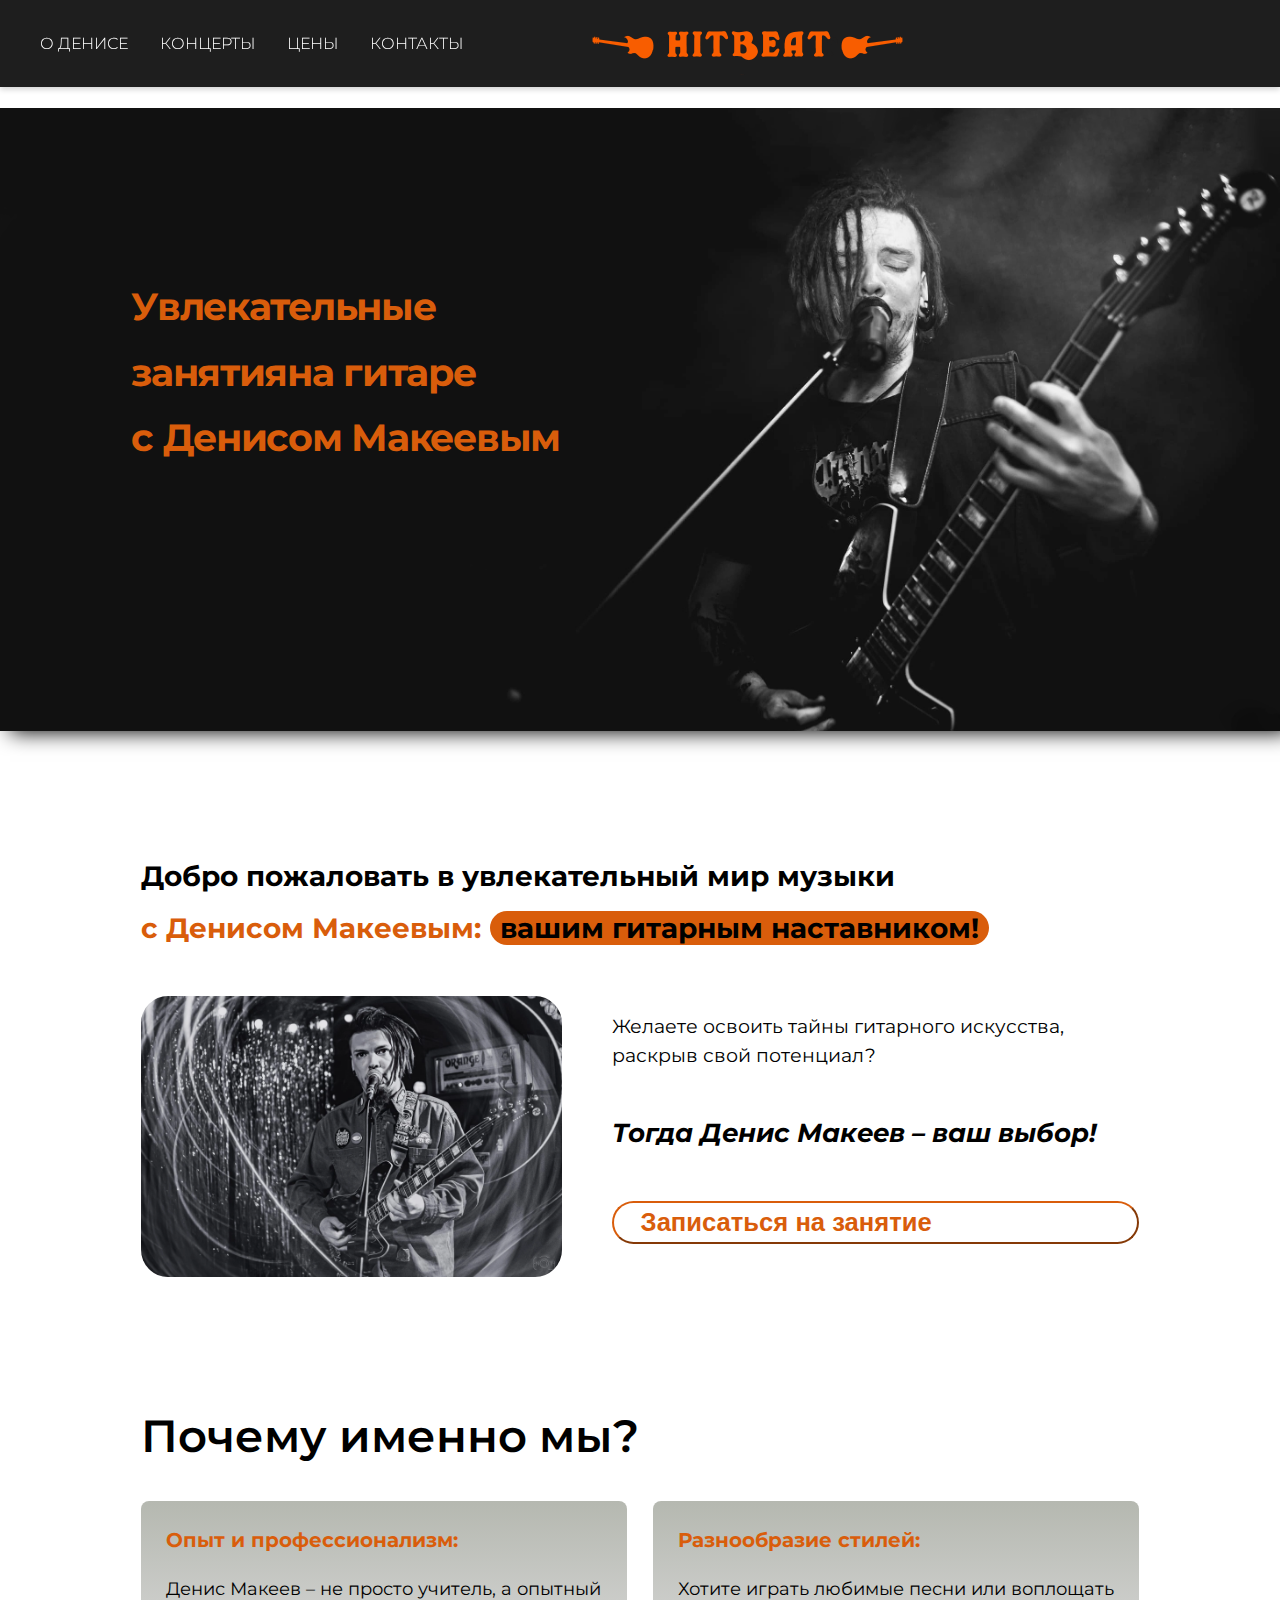
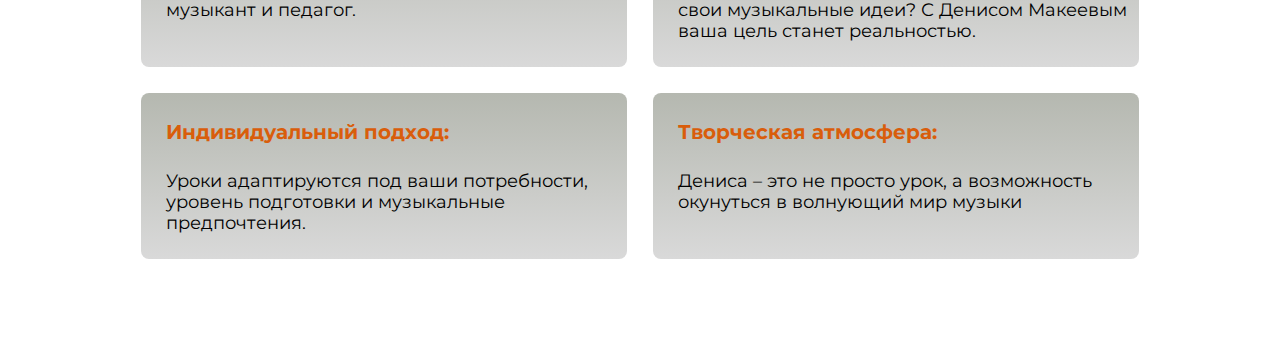
<file: index.html>
<!DOCTYPE html>
<html lang="en">

<head>
	<meta charset="UTF-8">
	<meta name="viewport" content="width=device-width, initial-scale=1.0">
	<link rel="stylesheet" href="homeStyle.css">
	<title>HitbeatGuitar</title>
	<link rel="apple-touch-icon" href="image/gut.png">
	<link rel="shortcut icon" href="image/gut.png" type="image/x-icon">
</head>

<body>
	<header>

		<nav class="site-nav js-site-nav" role="navigation" aria-label="navigation">

			<div class="site-nav__curtain js-nav-curtain"></div>

			<div class="wrapper wrapper--nav-area">

				<button class="menu-button js-menu-button" aria-expanded="false" aria-controls="menu" aria-label="Menu button">
					<span class="menu-button__lines">
						<span class="menu-button__line"></span>
						<span class="menu-button__line"></span>
						<span class="menu-button__line"></span>
					</span>

				</button>

				<ul class="site-nav__menu u-list-reset js-menu" id="menu">
					<li><a class="site-nav__link" href="aboutDenis.html">О ДЕНИСЕ</a></li>
					<li><a class="site-nav__link" href="concerts.html">КОНЦЕРТЫ </a></li>
					<li><a class="site-nav__link" href="price.html">ЦЕНЫ</a></li>
					<li><a class="site-nav__link" href="contact.html">КОНТАКТЫ</a></li>
				</ul>
				<div class="centerlogo">
					<a href="home.html">
						<img src="image/LogoaLL.png" alt="hitbeat"></a>
				</div>
			</div>
		</nav>
		<script>
			const siteNav = document.querySelector('.js-site-nav')
			const menu = document.querySelector('.js-menu')
			const menuButton = document.querySelector('.js-menu-button')
			const navCurtain = document.querySelector('.js-nav-curtain')

			function mobileNavToggler() {
				const state = {
					isOpen: false,
				}

				function showMenu() {
					siteNav.classList.add('site-nav--is-open')
					menu.classList.remove('fade-out')
					menu.classList.add('fade-in')
				}

				function hideMenu() {
					siteNav.classList.remove('site-nav--is-open')
					menu.classList.remove('fade-in')
					menu.classList.add('fade-out')
				}

				function curtainUp() {
					navCurtain.classList.remove('curtain-down')
					navCurtain.classList.add('curtain-up')
				}

				function curtainDown() {
					navCurtain.classList.remove('curtain-up')
					navCurtain.classList.add('curtain-down')
				}

				function unfocusButton(event) {
					menuButton.classList.remove('menu-button__lines--open')
					menuButton.setAttribute('aria-expanded', 'false')
				}

				function focusButton(event) {
					menuButton.classList.add('menu-button__lines--open')
					menuButton.setAttribute('aria-expanded', 'true')
				}

				function handleMenuButtonClick() {
					if (state.isOpen) {
						hideMenu()
						unfocusButton()
						curtainDown()
						state.isOpen = false
						return
					}

					focusButton()
					curtainUp()
					state.isOpen = true
				}

				function handleCurtainAnimationEnd() {
					if (state.isOpen) {
						showMenu()
					}
				}

				return {
					handleEvent(event) {
						if (event.type === 'click') {
							handleMenuButtonClick()
							return
						}

						if (event.type === 'animationend') {
							handleCurtainAnimationEnd()
						}
					},

					init() {
						menuButton.addEventListener('click', this)
						navCurtain.addEventListener('animationend', this)
					},
				}
			}

			mobileNavToggler().init()

		</script>

	</header>

	<main>
		<div id="parallax-container">
			<div id="parallax-background"></div>
			<div id="parallax-content">
				<p>Увлекательные </p>
				<p>занятияна гитаре</p>
				<p>с Денисом Макеевым</p>
			</div>
		</div>
		<script>
			document.addEventListener('DOMContentLoaded', function() {
				var parallaxContainer = document.getElementById('parallax-container');
				var parallaxBackground = document.getElementById('parallax-background');

				function handleResize() {
					// Set the background position to 0 when the screen size changes
					parallaxBackground.style.transform = 'translateY(0)';
				}

				function handleScroll() {
					var scrollPosition = window.scrollY;
					parallaxBackground.style.transform = 'translateY(' + scrollPosition * 0.5 + 'px)';
				}

				// Assign event listeners for scroll and resize events
				window.addEventListener('scroll', handleScroll);
				window.addEventListener('resize', handleResize);

				handleScroll();
				handleResize();
			});

		</script>
		<script>
			function updateContainerHeight() {
				const windowWidth = window.innerWidth;
				const newHeight = Math.floor(windowWidth / 50) * 3.25;

				const container = document.getElementById('parallax-container');
				if (container) {
					container.style.height = newHeight + 'vh';
				}
			}
			updateContainerHeight();
			window.addEventListener('resize', updateContainerHeight);

		</script>
		<script>
			function handleScroll() {
				var scrollPosition = window.scrollY;
				var transparency = Math.min(1, scrollPosition / 150);
				document.querySelector('header').style.backgroundColor = 'rgba(173, 216, 230, ' + transparency + ')';
			}
			window.addEventListener('scroll', handleScroll);

			handleScroll();

		</script>

		<div class="about">
			<div class="aboutDenisText">
				<div class="aboutDenisText1">
					<div class="WordMisic">Добро пожаловать в увлекательный мир музыки</div>
					<div class="DenisCouch">
						<div class="DenMack">с Денисом Макеевым:</div>
						<div class="GutarCouch"> вашим гитарным наставником!</div>
					</div>
				</div>
			</div>
			<div class="aboutDenis">
				<div class="aboutDenisImage"><img src="image/back.jpg" alt="Денис Макеев"></div>
				<div class="aboutDenisText2">
					<div class="secretsOfTheGuitar">Желаете освоить тайны гитарного искусства, раскрыв свой потенциал?</div>
					<div class="choice">Тогда Денис Макеев – ваш выбор!</div>
					<button class="sigUp" onclick="window.location.href='login.html'">Записаться на занятие</button>
				</div>
			</div>
		</div>
		<div class=" WhyGrid">
			<div class="Why">
				<h2>Почему именно мы?</h2>
			</div>
			<div class="cardWhyAll">
				<div class="cardWhy">
					<div class="cardwhy1">Опыт и профессионализм: </div>
					<div class="cardwhy2">Денис Макеев – не просто учитель, а опытный музыкант и педагог.</div>
				</div>

				<div class="cardWhy">
					<div class="cardwhy1">Разнообразие стилей:</div>
					<div class="cardwhy2">Хотите играть любимые песни или воплощать свои музыкальные идеи? С Денисом Макеевым ваша цель станет реальностью.</div>
				</div>

				<div class="cardWhy">
					<div class="cardwhy1">Индивидуальный подход: </div>
					<div class="cardwhy2">Уроки адаптируются под ваши потребности, уровень подготовки и музыкальные предпочтения.</div>
				</div>

				<div class="cardWhy">
					<div class="cardwhy1">Творческая атмосфера:</div>
					<div class="cardwhy2">Дениса – это не просто урок, а возможность окунуться в волнующий мир музыки</div>
				</div>

			</div>
		</div>
	</main>

	<footer>
		&copy; 2023 Your Website. All rights reserved.
	</footer>
</body>

</html>
</file>
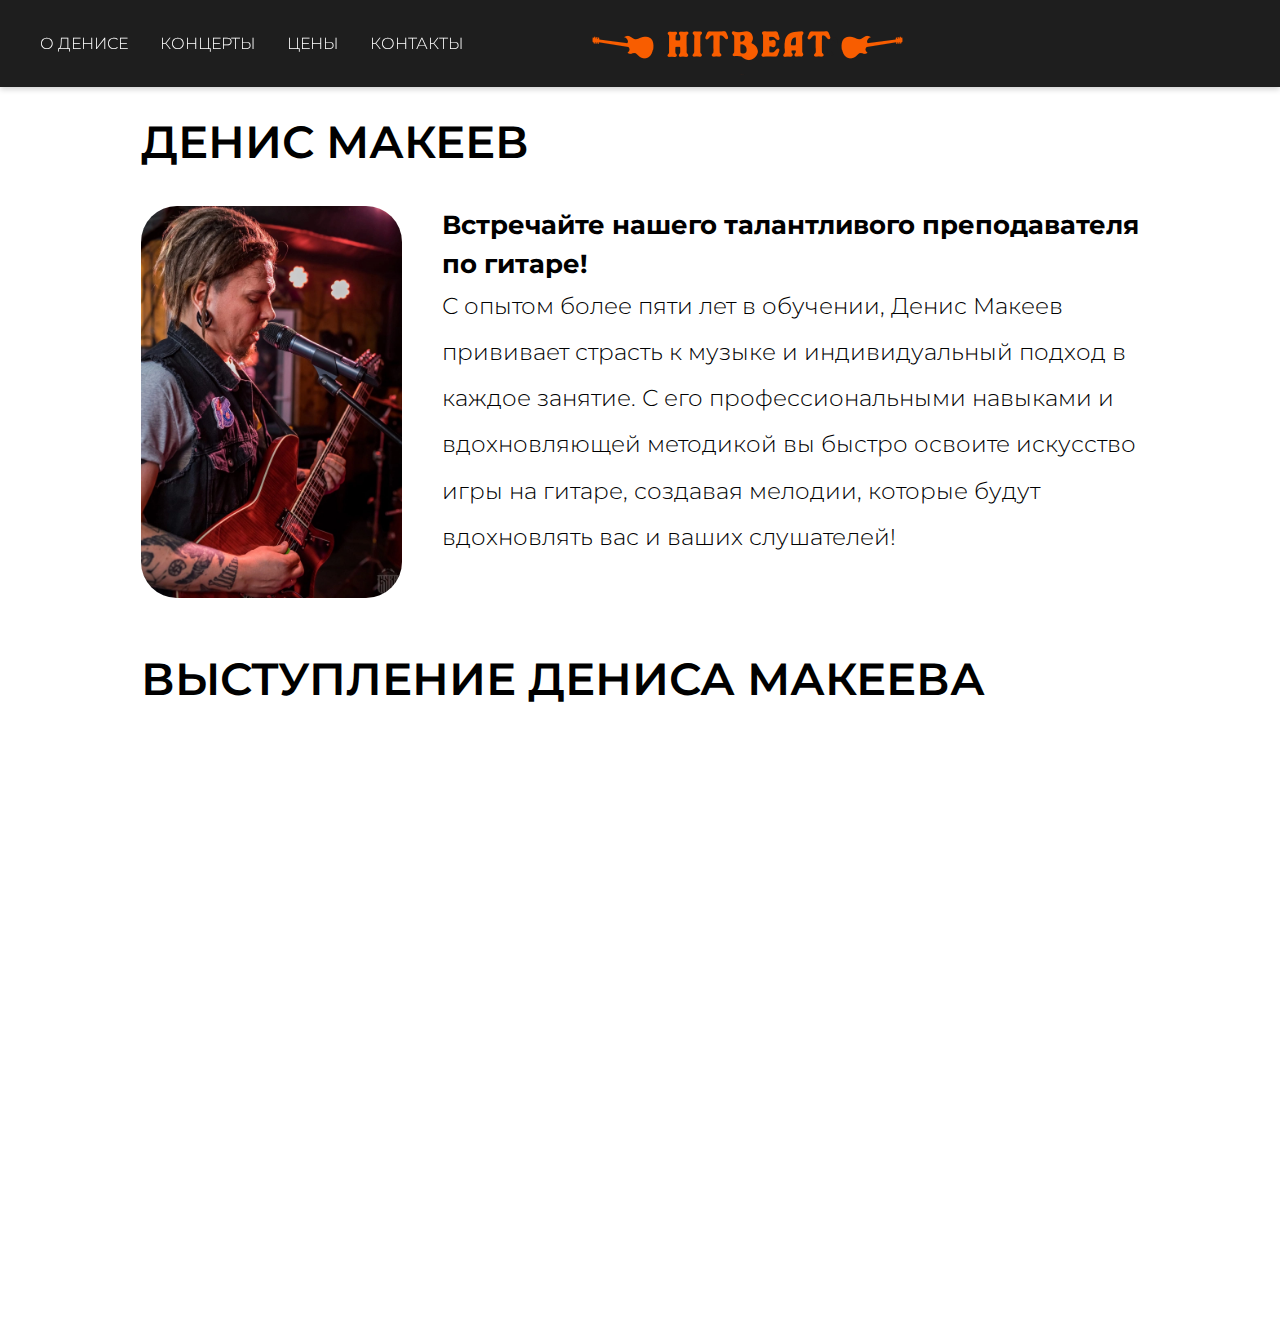
<file: aboutDenis.html>
<!DOCTYPE html>
<html lang="en">

<head>
	<meta charset="UTF-8">
	<meta name="viewport" content="width=device-width, initial-scale=1.0">
	<meta http-equiv="X-UA-Compatible" content="ie=edge">
	<link rel="stylesheet" href="aboutDenisStyle.css">
	<title>HitbeatGuitarDenis</title>
	<link rel="apple-touch-icon" href="image/gut.png">
	<link rel="shortcut icon" href="image/gut.png" type="image/x-icon">
</head>

<body>
	<header>

		<nav class="site-nav js-site-nav" role="navigation" aria-label="navigation">
			<div class="site-nav__curtain js-nav-curtain"></div>

			<div class="wrapper wrapper--nav-area">

				<button class="menu-button js-menu-button" aria-expanded="false" aria-controls="menu" aria-label="Menu button">
					<span class="menu-button__lines">
						<span class="menu-button__line"></span>
						<span class="menu-button__line"></span>
						<span class="menu-button__line"></span>
					</span>

				</button>


				<ul class="site-nav__menu u-list-reset js-menu" id="menu">
					<li><a class="site-nav__link" href="aboutDenis.html">О ДЕНИСЕ</a></li>
					<li><a class="site-nav__link" href="concerts.html">КОНЦЕРТЫ </a></li>
					<li><a class="site-nav__link" href="price.html">ЦЕНЫ</a></li>
					<li><a class="site-nav__link" href="contact.html">КОНТАКТЫ</a></li>
				</ul>
				<div class="centerlogo">
					<a href="home.html">
						<img src="image/LogoaLL.png" alt="hitbeat"></a>
				</div>
			</div>
		</nav>
		<script>
			const siteNav = document.querySelector('.js-site-nav')
			const menu = document.querySelector('.js-menu')
			const menuButton = document.querySelector('.js-menu-button')
			const navCurtain = document.querySelector('.js-nav-curtain')

			function mobileNavToggler() {
				const state = {
					isOpen: false,
				}

				function showMenu() {
					siteNav.classList.add('site-nav--is-open')
					menu.classList.remove('fade-out')
					menu.classList.add('fade-in')
				}

				function hideMenu() {
					siteNav.classList.remove('site-nav--is-open')
					menu.classList.remove('fade-in')
					menu.classList.add('fade-out')
				}

				function curtainUp() {
					navCurtain.classList.remove('curtain-down')
					navCurtain.classList.add('curtain-up')
				}

				function curtainDown() {
					navCurtain.classList.remove('curtain-up')
					navCurtain.classList.add('curtain-down')
				}

				function unfocusButton(event) {
					menuButton.classList.remove('menu-button__lines--open')
					menuButton.setAttribute('aria-expanded', 'false')
				}

				function focusButton(event) {
					menuButton.classList.add('menu-button__lines--open')
					menuButton.setAttribute('aria-expanded', 'true')
				}

				function handleMenuButtonClick() {
					if (state.isOpen) {
						hideMenu()
						unfocusButton()
						curtainDown()
						state.isOpen = false
						return
					}

					focusButton()
					curtainUp()
					state.isOpen = true
				}

				function handleCurtainAnimationEnd() {
					if (state.isOpen) {
						showMenu()
					}
				}

				return {
					handleEvent(event) {
						if (event.type === 'click') {
							handleMenuButtonClick()
							return
						}

						if (event.type === 'animationend') {
							handleCurtainAnimationEnd()
						}
					},

					init() {
						menuButton.addEventListener('click', this)
						navCurtain.addEventListener('animationend', this)
					},
				}
			}

			mobileNavToggler().init()

		</script>
	</header>
	<main id="mainmain">

		<h2>ДЕНИС МАКЕЕВ</h2>
		<div class="prepod">
			<div class="imageDen">
				<img src="image/3qIsKmZcq2c.jpg" alt="Denis">
			</div>
			<div class="textDen">
				<div class="textDenBold">Встречайте нашего талантливого преподавателя по гитаре!</div>
				<div> С опытом более пяти лет в обучении, Денис Макеев прививает страсть к музыке и индивидуальный подход в каждое занятие. С его профессиональными навыками и вдохновляющей методикой вы быстро освоите искусство игры на гитаре, создавая мелодии, которые будут вдохновлять вас и ваших слушателей!</div>
			</div>
		</div>
		<h2>ВЫСТУПЛЕНИЕ ДЕНИСА МАКЕЕВА</h2>
		<div class="video-container">
			<iframe src="https://www.youtube.com/embed/ZcHXkvs6b2c?si=RS7wF5DV4FOrgI8h" title="YouTube video player" frameborder="0" allow="accelerometer; autoplay; clipboard-write; encrypted-media; gyroscope; picture-in-picture; web-share" allowfullscreen></iframe>
		</div>
	</main>
	<footer>

	</footer>
</body>

</html>
</file>
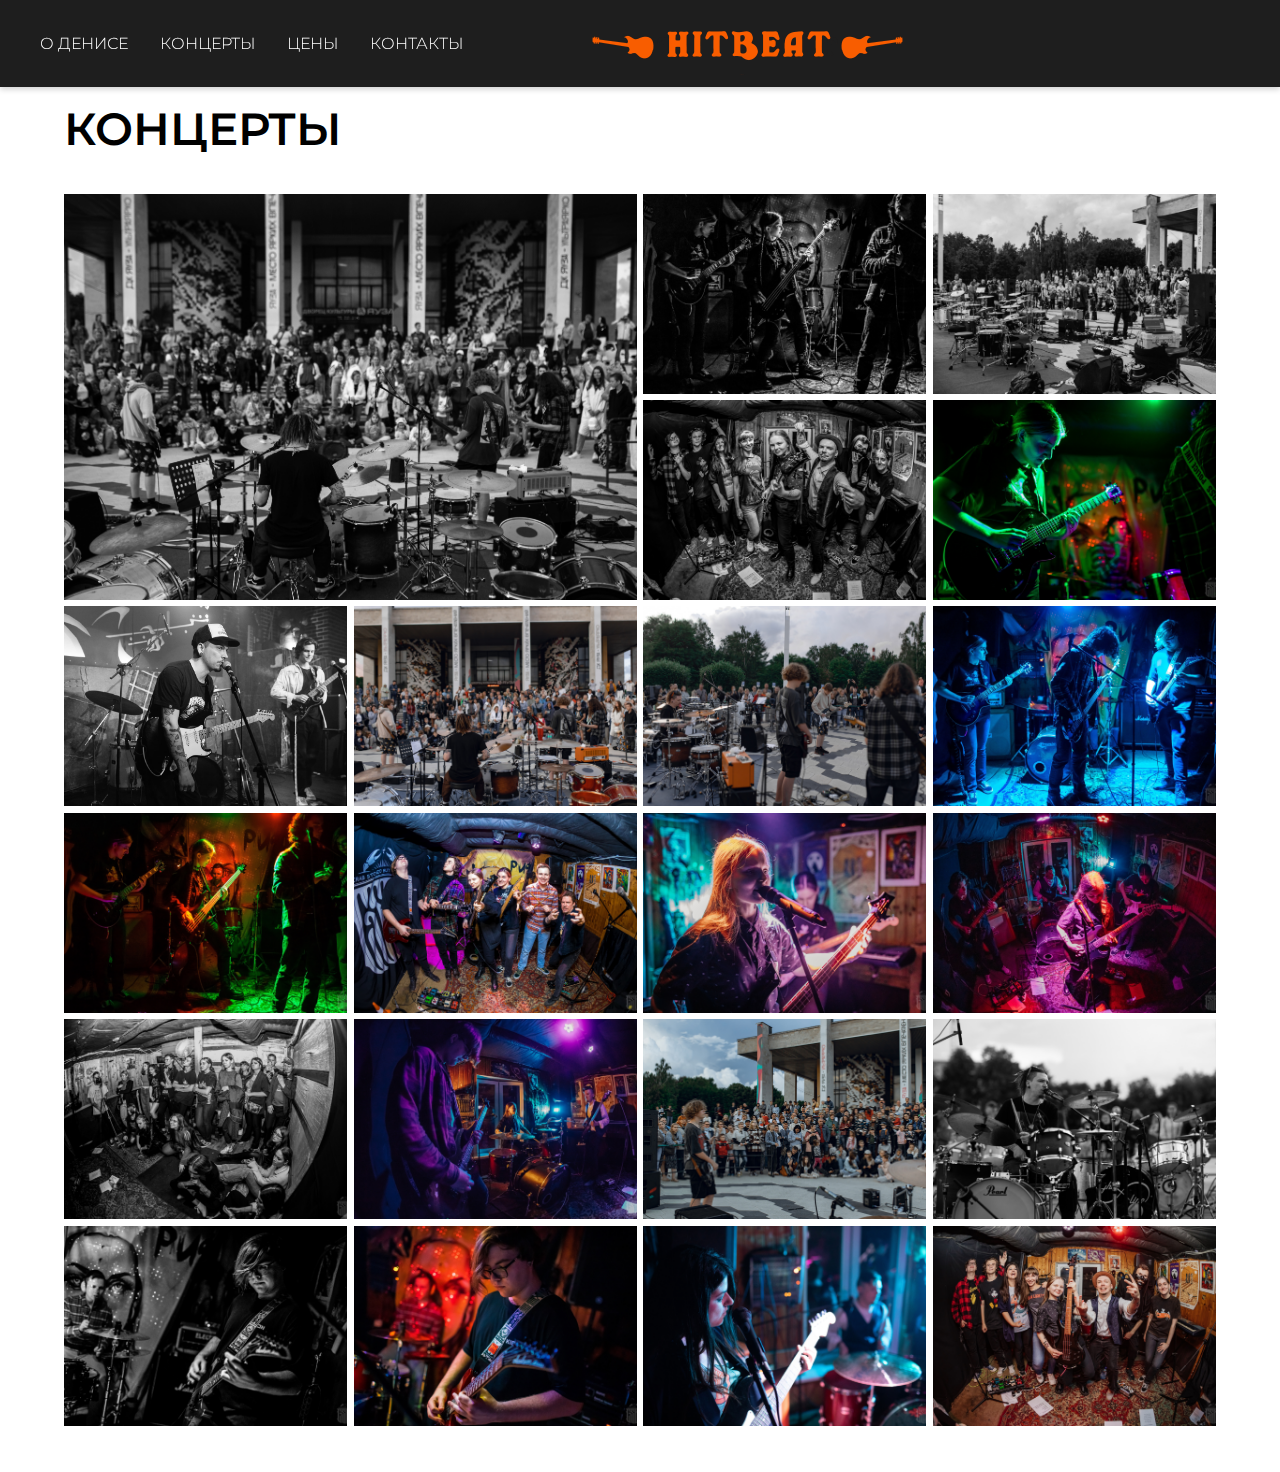
<file: concerts.html>
<!DOCTYPE html>
<html lang="en">

<head>
	<meta charset="UTF-8">
	<meta name="viewport" content="width=device-width, initial-scale=1.0">
	<link rel="stylesheet" href="concertsStyle.css">
	<title>HitbeatGuitarConcerts</title>
	<link rel="apple-touch-icon" href="image/gut.png">
	<link rel="shortcut icon" href="image/gut.png" type="image/x-icon">
</head>

<body>
	<header>

		<nav class="site-nav js-site-nav" role="navigation" aria-label="navigation">

			<div class="site-nav__curtain js-nav-curtain"></div>

			<div class="wrapper wrapper--nav-area">

				<button class="menu-button js-menu-button" aria-expanded="false" aria-controls="menu" aria-label="Menu button">
					<span class="menu-button__lines">
						<span class="menu-button__line"></span>
						<span class="menu-button__line"></span>
						<span class="menu-button__line"></span>
					</span>

				</button>


				<ul class="site-nav__menu u-list-reset js-menu" id="menu">
					<li><a class="site-nav__link" href="aboutDenis.html">О ДЕНИСЕ</a></li>
					<li><a class="site-nav__link" href="concerts.html">КОНЦЕРТЫ </a></li>
					<li><a class="site-nav__link" href="price.html">ЦЕНЫ</a></li>
					<li><a class="site-nav__link" href="contact.html">КОНТАКТЫ</a></li>
				</ul>
				<div class="centerlogo">
					<a href="home.html">
						<img src="image/LogoaLL.png" alt="hitbeat"></a>
				</div>
			</div>
		</nav>
		<script>
			const siteNav = document.querySelector('.js-site-nav')
			const menu = document.querySelector('.js-menu')
			const menuButton = document.querySelector('.js-menu-button')
			const navCurtain = document.querySelector('.js-nav-curtain')

			function mobileNavToggler() {
				const state = {
					isOpen: false,
				}

				function showMenu() {
					siteNav.classList.add('site-nav--is-open')
					menu.classList.remove('fade-out')
					menu.classList.add('fade-in')
				}

				function hideMenu() {
					siteNav.classList.remove('site-nav--is-open')
					menu.classList.remove('fade-in')
					menu.classList.add('fade-out')
				}

				function curtainUp() {
					navCurtain.classList.remove('curtain-down')
					navCurtain.classList.add('curtain-up')
				}

				function curtainDown() {
					navCurtain.classList.remove('curtain-up')
					navCurtain.classList.add('curtain-down')
				}

				function unfocusButton(event) {
					menuButton.classList.remove('menu-button__lines--open')
					menuButton.setAttribute('aria-expanded', 'false')
				}

				function focusButton(event) {
					menuButton.classList.add('menu-button__lines--open')
					menuButton.setAttribute('aria-expanded', 'true')
				}

				function handleMenuButtonClick() {
					if (state.isOpen) {
						hideMenu()
						unfocusButton()
						curtainDown()
						state.isOpen = false
						return
					}

					focusButton()
					curtainUp()
					state.isOpen = true
				}

				function handleCurtainAnimationEnd() {
					if (state.isOpen) {
						showMenu()
					}
				}

				return {
					handleEvent(event) {
						if (event.type === 'click') {
							handleMenuButtonClick()
							return
						}

						if (event.type === 'animationend') {
							handleCurtainAnimationEnd()
						}
					},

					init() {
						menuButton.addEventListener('click', this)
						navCurtain.addEventListener('animationend', this)
					},
				}
			}

			mobileNavToggler().init()

		</script>
	</header>
	<main>
		<h2>КОНЦЕРТЫ</h2>
		<div class='gallery'>

			<img class='hero' src='image/kon1.jpg'>
			<img src='image/kon2.jpg'>
			<img src='image/kon21.jpg'>
			<img src='image/kon3.jpg'>
			<img src='image/kon20.jpg'>
			<img src='image/kon4.jpg'>
			<img src='image/kon5.jpg'>
			<img src='image/kon6.jpg'>
			<img src='image/kon7.jpg'>
			<img src='image/kon8.jpg'>
			<img src='image/kon9.jpg'>
			<img src='image/kon10.jpg'>
			<img src='image/kon11.jpg'>
			<img src='image/kon12.jpg'>
			<img src='image/kon13.jpg'>
			<img src='image/kon14.jpg'>
			<img src='image/kon15.jpg'>
			<img src='image/kon16.jpg'>
			<img src='image/kon17.jpg'>
			<img src='image/kon18.jpg'>
			<img src='image/kon19.jpg'>
		</div>
		<script>
			const hero = document.querySelector('.hero');

			function activate(e) {
				if (e.target.matches('.hero') || !e.target.matches('img')) return;
				[hero.src, e.target.src] = [e.target.src, hero.src];
			}

			window.addEventListener('click', activate, false);

		</script>
	</main>
</body>

</html>
</file>
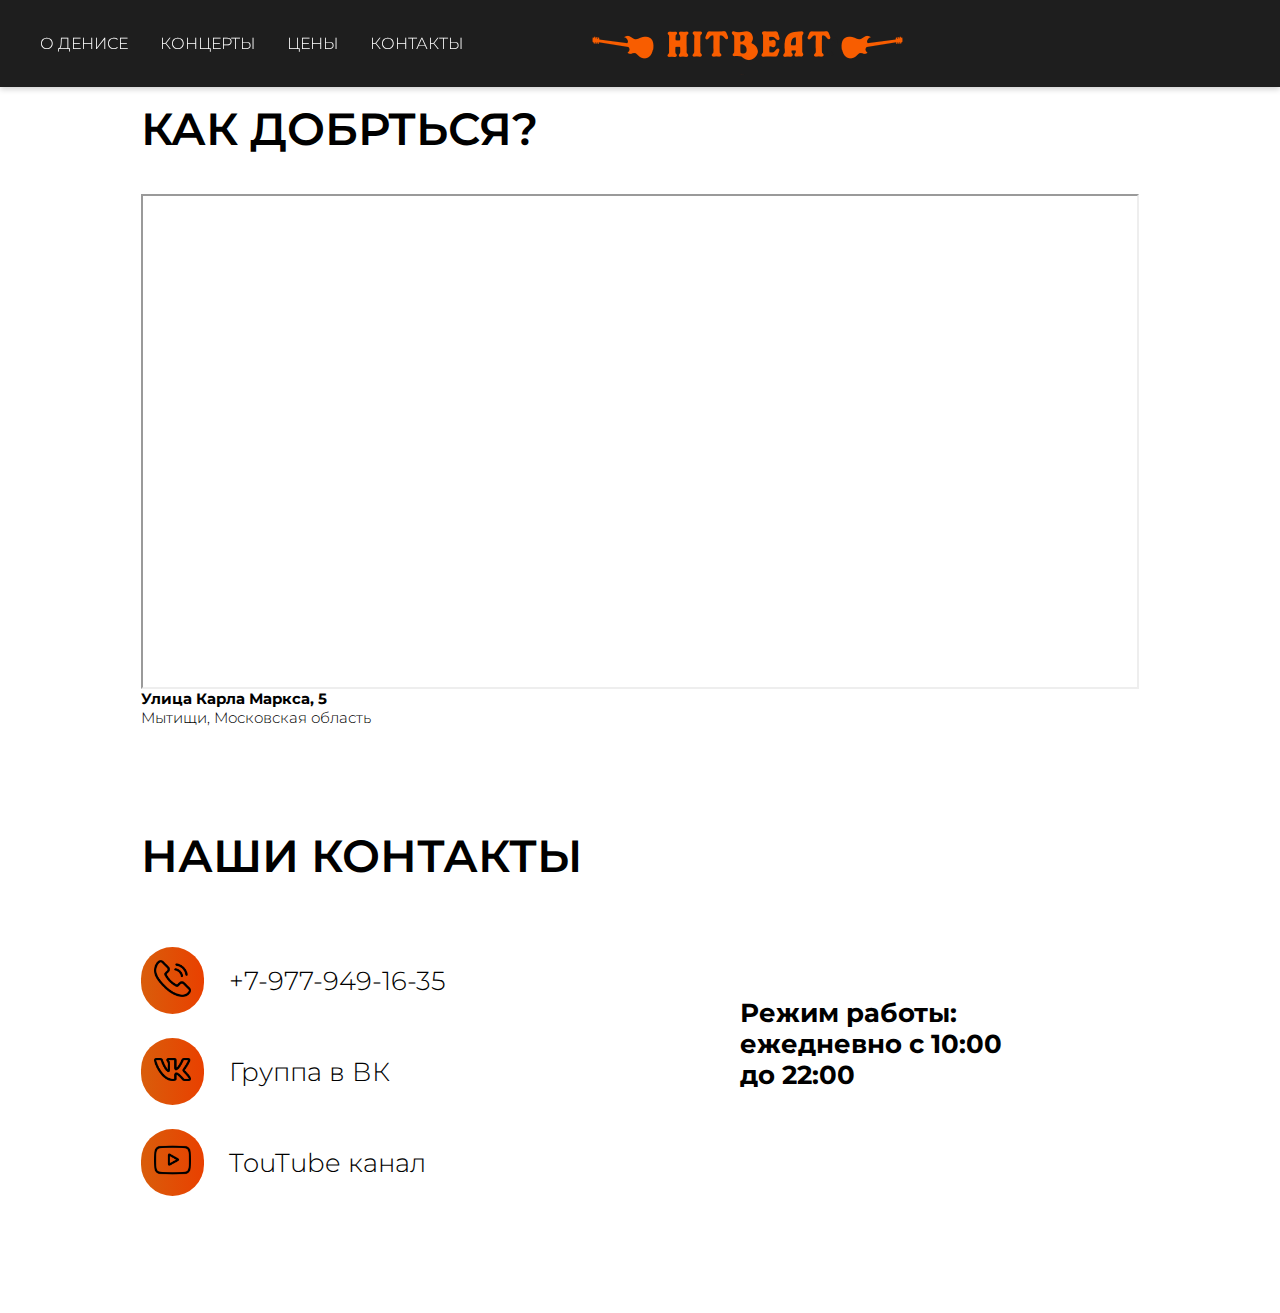
<file: contact.html>
<!DOCTYPE html>
<html lang="en">

<head>
	<meta charset="UTF-8">
	<meta name="viewport" content="width=device-width, initial-scale=1.0">
	<link rel="stylesheet" href="contactStyle.css" s>
	<title>HitbeatGuitarContact</title>
	<link rel="apple-touch-icon" href="image/gut.png">
	<link rel="shortcut icon" href="image/gut.png" type="image/x-icon">
</head>

<body>
	<header>

		<nav class="site-nav js-site-nav" role="navigation" aria-label="navigation">

			<div class="site-nav__curtain js-nav-curtain"></div>

			<div class="wrapper wrapper--nav-area">

				<button class="menu-button js-menu-button" aria-expanded="false" aria-controls="menu" aria-label="Menu button">
					<span class="menu-button__lines">
						<span class="menu-button__line"></span>
						<span class="menu-button__line"></span>
						<span class="menu-button__line"></span>
					</span>

				</button>

				<ul class="site-nav__menu u-list-reset js-menu" id="menu">
					<li><a class="site-nav__link" href="aboutDenis.html">О ДЕНИСЕ</a></li>
					<li><a class="site-nav__link" href="concerts.html">КОНЦЕРТЫ </a></li>
					<li><a class="site-nav__link" href="price.html">ЦЕНЫ</a></li>
					<li><a class="site-nav__link" href="contact.html">КОНТАКТЫ</a></li>
				</ul>
				<div class="centerlogo">
					<a href="home.html">
						<img src="image/LogoaLL.png" alt="hitbeat"></a>
				</div>
			</div>
		</nav>
		<script>
			const siteNav = document.querySelector('.js-site-nav')
			const menu = document.querySelector('.js-menu')
			const menuButton = document.querySelector('.js-menu-button')
			const navCurtain = document.querySelector('.js-nav-curtain')

			function mobileNavToggler() {
				const state = {
					isOpen: false,
				}

				function showMenu() {
					siteNav.classList.add('site-nav--is-open')
					menu.classList.remove('fade-out')
					menu.classList.add('fade-in')
				}

				function hideMenu() {
					siteNav.classList.remove('site-nav--is-open')
					menu.classList.remove('fade-in')
					menu.classList.add('fade-out')
				}

				function curtainUp() {
					navCurtain.classList.remove('curtain-down')
					navCurtain.classList.add('curtain-up')
				}

				function curtainDown() {
					navCurtain.classList.remove('curtain-up')
					navCurtain.classList.add('curtain-down')
				}

				function unfocusButton(event) {
					menuButton.classList.remove('menu-button__lines--open')
					menuButton.setAttribute('aria-expanded', 'false')
				}

				function focusButton(event) {
					menuButton.classList.add('menu-button__lines--open')
					menuButton.setAttribute('aria-expanded', 'true')
				}

				function handleMenuButtonClick() {
					if (state.isOpen) {
						hideMenu()
						unfocusButton()
						curtainDown()
						state.isOpen = false
						return
					}

					focusButton()
					curtainUp()
					state.isOpen = true
				}

				function handleCurtainAnimationEnd() {
					if (state.isOpen) {
						showMenu()
					}
				}

				return {
					handleEvent(event) {
						if (event.type === 'click') {
							handleMenuButtonClick()
							return
						}

						if (event.type === 'animationend') {
							handleCurtainAnimationEnd()
						}
					},

					init() {
						menuButton.addEventListener('click', this)
						navCurtain.addEventListener('animationend', this)
					},
				}
			}

			mobileNavToggler().init()

		</script>
	</header>
	<main>
		<div class="Dobr" id="Dobr">
			<h2>КАК ДОБРТЬСЯ?</h2>
		</div>
		<div id="map-container">
			<a href="https://yandex.ru/maps/org/khitbit_shkola_barabanov/163148474897/?utm_medium=mapframe&utm_source=maps">Хитбит школа барабанов</a>
			<a href="https://yandex.ru/maps/10740/mytischi/category/courses_and_master_classes/184106220/?utm_medium=mapframe&utm_source=maps">Курсы и мастер-классы в Мытищах</a>
			<a href="https://yandex.ru/maps/10740/mytischi/category/further_education/184106162/?utm_medium=mapframe&utm_source=maps">Дополнительное образование в Мытищах</a>
			<iframe src="https://yandex.ru/map-widget/v1/?display-text=%D0%A5%D0%98%D0%A2%D0%91%D0%98%D0%A2%2C%20%D0%BE%D0%B1%D1%83%D1%87%D0%B5%D0%BD%D0%B8%D0%B5%20%D0%BD%D0%B0%20%D0%B3%D0%B8%D1%82%D0%B0%D1%80%D0%B5%20%D1%83%D0%BB%D0%B8%D1%86%D0%B0%20%D0%9A%D0%B0%D1%80%D0%BB%D0%B0%20%D0%9C%D0%B0%D1%80%D0%BA%D1%81%D0%B0%205&ll=37.766562%2C55.916186&mode=search&oid=163148474897&ol=biz&sctx=ZAAAAAgBEAAaKAoSCZ5eKcsQz0JAEdOgaB7A4EtAEhIJ4nMn2H8d9z8RFRkdkIR93T8iBgABAgMEBSgKOABA9FNIAWoCcnWdAc3MTD2gAQCoAQC9AePZPb7CAQaR1KDj3wTqAQDyAQD4AQCCAlXQpdCY0KLQkdCY0KIsINC%2B0LHRg9GH0LXQvdC40LUg0L3QsCDQs9C40YLQsNGA0LUg0YPQu9C40YbQsCDQmtCw0YDQu9CwINCc0LDRgNC60YHQsCA1igIAkgIFMjA3MjiaAgxkZXNrdG9wLW1hcHM%3D&sll=37.766562%2C55.916186&sspn=0.031924%2C0.010140&text=%D0%A5%D0%98%D0%A2%D0%91%D0%98%D0%A2%2C%20%D0%BE%D0%B1%D1%83%D1%87%D0%B5%D0%BD%D0%B8%D0%B5%20%D0%BD%D0%B0%20%D0%B3%D0%B8%D1%82%D0%B0%D1%80%D0%B5%20%D1%83%D0%BB%D0%B8%D1%86%D0%B0%20%D0%9A%D0%B0%D1%80%D0%BB%D0%B0%20%D0%9C%D0%B0%D1%80%D0%BA%D1%81%D0%B0%205&z=15.5" frameborder="1" allowfullscreen="true"></iframe>
		</div>
		<div id="Strit">
			<div class="Strit1">Улица Карла Маркса, 5</div>
			<div>Мытищи, Московская область</div>
		</div>
		<div class="Dobr" id="con1">
			<h2>НАШИ КОНТАКТЫ</h2>
		</div>
		<div class="allAboutUs">
			<div class="aboutus">
				<div class="AboutSoc">
					<div class="iconka">
						<img src="image/TEL.png" alt="Телефон">
					</div>
					<div class="podpis">
						<a href="tel:+79779491635">+7-977-949-16-35</a>

					</div>
				</div>
				<div class="AboutSoc">
					<div class="iconka">
						<img src="image/vK.png" alt="ВК">
					</div>
					<div class="podpis">
						<a href="https://vk.com/hitbeatguitars">Группа в ВК</a>
					</div>

				</div>
				<div class="AboutSoc">
					<div class="iconka">
						<img src="image/yOUTUBE.png" alt="hitbeat">
					</div>
					<div class="podpis">
						<a href="https://www.youtube.com/@user-jl2zx7py9w">TouTube канал</a>
					</div>
				</div>
			</div>
			<div class="work">Режим работы: ежедневно c 10:00 до 22:00</div>
		</div>
	</main>
</body>

</html>
</file>
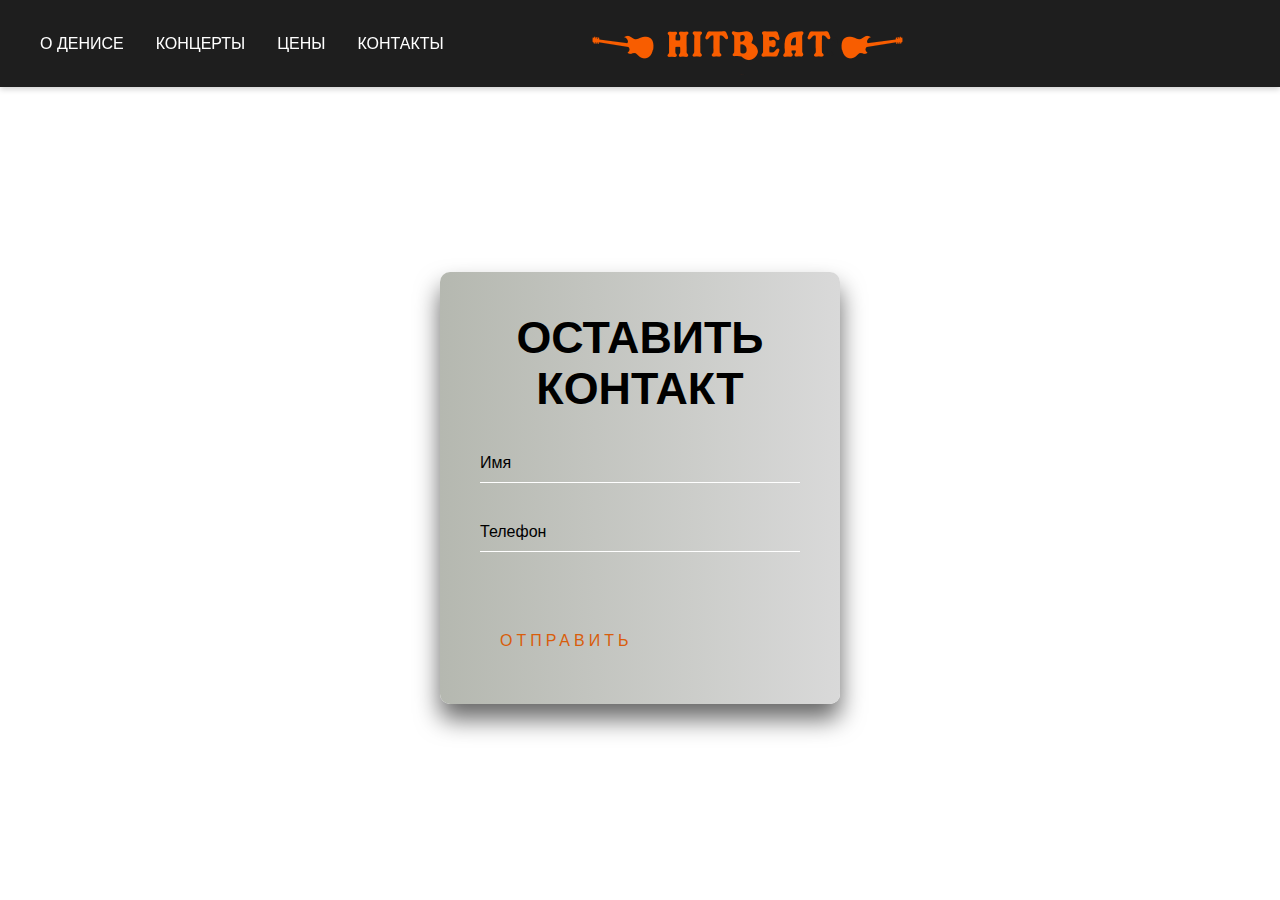
<file: login.html>
<!DOCTYPE html>
<html lang="en">

<head>
	<meta charset="UTF-8">
	<meta name="viewport" content="width=device-width, initial-scale=1.0">
	<meta http-equiv="X-UA-Compatible" content="ie=edge">
	<link rel="stylesheet" href="loginStyle.css">
	<title>HitbeatGuitarContacts</title>
	<link rel="apple-touch-icon" href="image/gut.png">
	<link rel="shortcut icon" href="image/gut.png" type="image/x-icon">
</head>

<body>
	<header>

		<nav class="site-nav js-site-nav" role="navigation" aria-label="navigation">

			<div class="site-nav__curtain js-nav-curtain"></div>

			<div class="wrapper wrapper--nav-area">

				<button class="menu-button js-menu-button" aria-expanded="false" aria-controls="menu" aria-label="Menu button">
					<span class="menu-button__lines">
						<span class="menu-button__line"></span>
						<span class="menu-button__line"></span>
						<span class="menu-button__line"></span>
					</span>

				</button>


				<ul class="site-nav__menu u-list-reset js-menu" id="menu">
					<li><a class="site-nav__link" href="aboutDenis.html">О ДЕНИСЕ</a></li>
					<li><a class="site-nav__link" href="concerts.html">КОНЦЕРТЫ </a></li>
					<li><a class="site-nav__link" href="price.html">ЦЕНЫ</a></li>
					<li><a class="site-nav__link" href="contact.html">КОНТАКТЫ</a></li>
				</ul>
				<div class="centerlogo">
					<a href="home.html">
						<img src="image/LogoaLL.png" alt="hitbeat"></a>
				</div>
			</div>
		</nav>
		<script>
			const siteNav = document.querySelector('.js-site-nav')
			const menu = document.querySelector('.js-menu')
			const menuButton = document.querySelector('.js-menu-button')
			const navCurtain = document.querySelector('.js-nav-curtain')

			function mobileNavToggler() {
				const state = {
					isOpen: false,
				}

				function showMenu() {
					siteNav.classList.add('site-nav--is-open')
					menu.classList.remove('fade-out')
					menu.classList.add('fade-in')
				}

				function hideMenu() {
					siteNav.classList.remove('site-nav--is-open')
					menu.classList.remove('fade-in')
					menu.classList.add('fade-out')
				}

				function curtainUp() {
					navCurtain.classList.remove('curtain-down')
					navCurtain.classList.add('curtain-up')
				}

				function curtainDown() {
					navCurtain.classList.remove('curtain-up')
					navCurtain.classList.add('curtain-down')
				}

				function unfocusButton(event) {
					menuButton.classList.remove('menu-button__lines--open')
					menuButton.setAttribute('aria-expanded', 'false')
				}

				function focusButton(event) {
					menuButton.classList.add('menu-button__lines--open')
					menuButton.setAttribute('aria-expanded', 'true')
				}

				function handleMenuButtonClick() {
					if (state.isOpen) {
						hideMenu()
						unfocusButton()
						curtainDown()
						state.isOpen = false
						return
					}

					focusButton()
					curtainUp()
					state.isOpen = true
				}

				function handleCurtainAnimationEnd() {
					if (state.isOpen) {
						showMenu()
					}
				}

				return {
					handleEvent(event) {
						if (event.type === 'click') {
							handleMenuButtonClick()
							return
						}

						if (event.type === 'animationend') {
							handleCurtainAnimationEnd()
						}
					},

					init() {
						menuButton.addEventListener('click', this)
						navCurtain.addEventListener('animationend', this)
					},
				}
			}

			mobileNavToggler().init()

		</script>
	</header>
	<main>
		<div class="login-box">
			<h2>ОСТАВИТЬ КОНТАКТ</h2>
			<form>
				<div class="user-box">
					<input type="text" name="name" required>
					<label for="name">Имя</label>
				</div>
				<div class="user-box">
					<input type="tel" name="phone" title="Введите 10 цифр" required>
					<label for="phone">Телефон</label>
				</div>

				<a href="#">
					<span></span>
					<span></span>
					<span></span>
					<span></span>
					Отправить
				</a>
			</form>
		</div>
	</main>
</body>

</html>
</file>
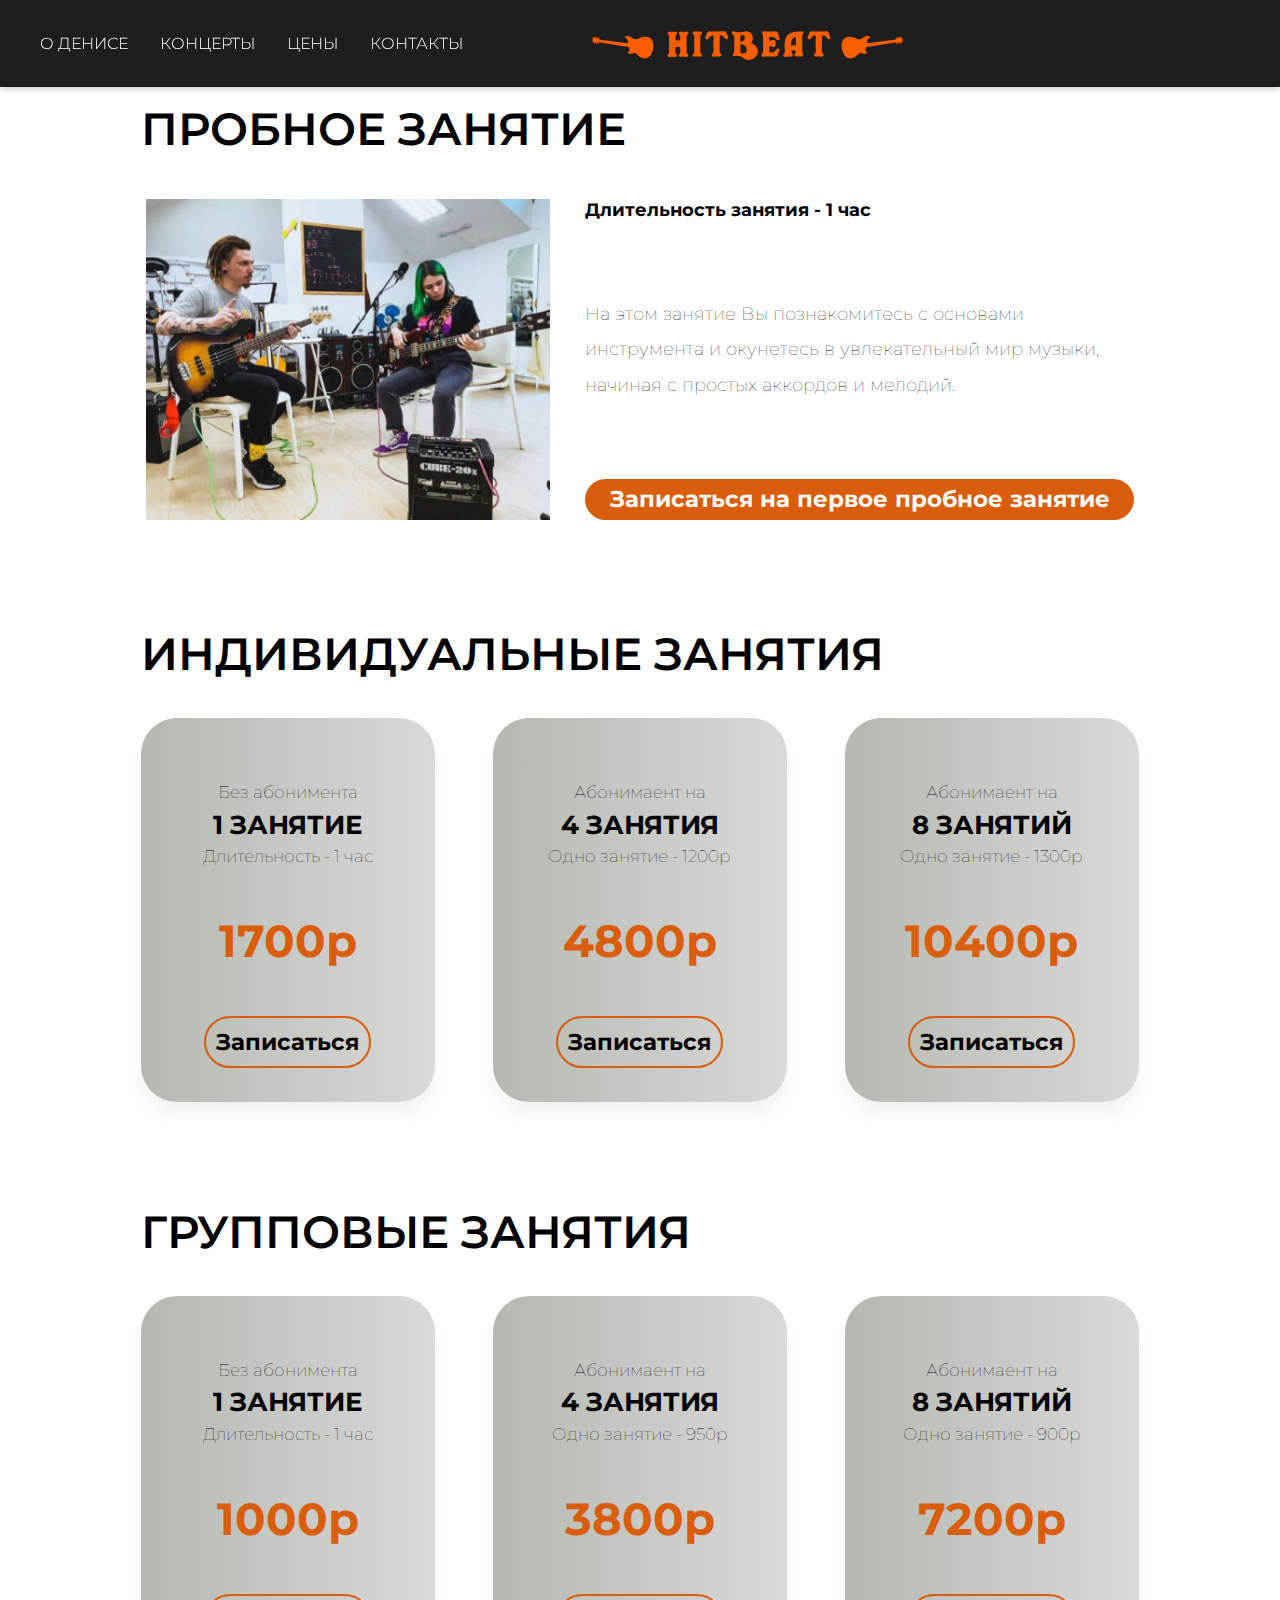
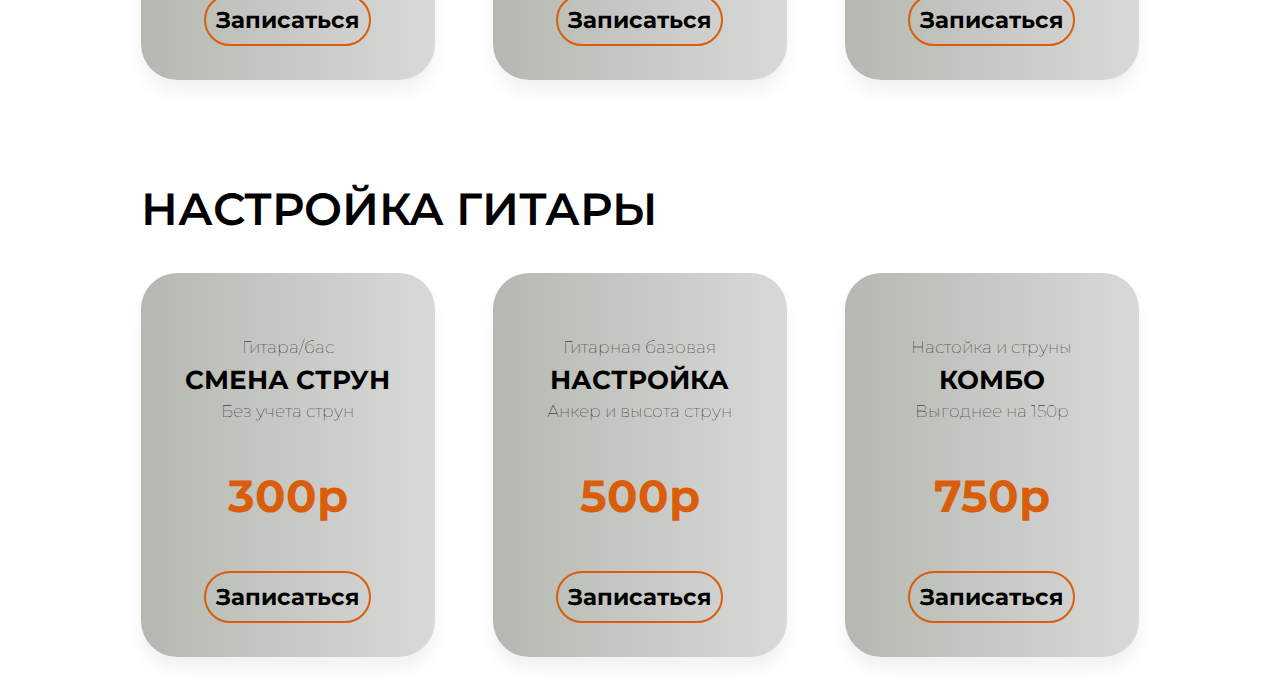
<file: price.html>
<!DOCTYPE html>
<html lang="en">

<head>
	<meta charset="UTF-8">
	<meta name="viewport" content="width=device-width, initial-scale=1.0">
	<meta http-equiv="X-UA-Compatible" content="ie=edge">
	<link rel="stylesheet" href="priceStyle.css">
	<title>HitbeatGuitarPrice</title>
	<link rel="apple-touch-icon" href="image/gut.png">
	<link rel="shortcut icon" href="image/gut.png" type="image/x-icon">
</head>

<body>
	<header>

		<nav class="site-nav js-site-nav" role="navigation" aria-label="navigation">
			<div class="site-nav__curtain js-nav-curtain"></div>

			<div class="wrapper wrapper--nav-area">

				<button class="menu-button js-menu-button" aria-expanded="false" aria-controls="menu" aria-label="Menu button">
					<span class="menu-button__lines">
						<span class="menu-button__line"></span>
						<span class="menu-button__line"></span>
						<span class="menu-button__line"></span>
					</span>

				</button>


				<ul class="site-nav__menu u-list-reset js-menu" id="menu">
					<li><a class="site-nav__link" href="aboutDenis.html">О ДЕНИСЕ</a></li>
					<li><a class="site-nav__link" href="concerts.html">КОНЦЕРТЫ </a></li>
					<li><a class="site-nav__link" href="price.html">ЦЕНЫ</a></li>
					<li><a class="site-nav__link" href="contact.html">КОНТАКТЫ</a></li>
				</ul>
				<div class="centerlogo">
					<a href="home.html">
						<img src="image/LogoaLL.png" alt="hitbeat"></a>
				</div>
			</div>
		</nav>
		<script>
			const siteNav = document.querySelector('.js-site-nav')
			const menu = document.querySelector('.js-menu')
			const menuButton = document.querySelector('.js-menu-button')
			const navCurtain = document.querySelector('.js-nav-curtain')

			function mobileNavToggler() {
				const state = {
					isOpen: false,
				}

				function showMenu() {
					siteNav.classList.add('site-nav--is-open')
					menu.classList.remove('fade-out')
					menu.classList.add('fade-in')
				}

				function hideMenu() {
					siteNav.classList.remove('site-nav--is-open')
					menu.classList.remove('fade-in')
					menu.classList.add('fade-out')
				}

				function curtainUp() {
					navCurtain.classList.remove('curtain-down')
					navCurtain.classList.add('curtain-up')
				}

				function curtainDown() {
					navCurtain.classList.remove('curtain-up')
					navCurtain.classList.add('curtain-down')
				}

				function unfocusButton(event) {
					menuButton.classList.remove('menu-button__lines--open')
					menuButton.setAttribute('aria-expanded', 'false')
				}

				function focusButton(event) {
					menuButton.classList.add('menu-button__lines--open')
					menuButton.setAttribute('aria-expanded', 'true')
				}

				function handleMenuButtonClick() {
					if (state.isOpen) {
						hideMenu()
						unfocusButton()
						curtainDown()
						state.isOpen = false
						return
					}

					focusButton()
					curtainUp()
					state.isOpen = true
				}

				function handleCurtainAnimationEnd() {
					if (state.isOpen) {
						showMenu()
					}
				}

				return {
					handleEvent(event) {
						if (event.type === 'click') {
							handleMenuButtonClick()
							return
						}

						if (event.type === 'animationend') {
							handleCurtainAnimationEnd()
						}
					},

					init() {
						menuButton.addEventListener('click', this)
						navCurtain.addEventListener('animationend', this)
					},
				}
			}

			mobileNavToggler().init()

		</script>
	</header>
	<main>
		<div class="indizan">
			<div class="inz">
				<h2>ПРОБНОЕ ЗАНЯТИЕ</h2>
			</div>
			<div class="probn">
				<div class="photo">
					<img src="image/imageNst.jpg" alt="Фото">
				</div>
				<div class="caption">
					<div class="time-probn">Длительность занятия - 1 час</div>
					<div class="opis-probn">На этом занятие Вы познакомитесь с основами инструмента и окунетесь в увлекательный мир музыки, начиная с простых аккордов и мелодий. </div>
					<a href="login.html" class="zapis-probn">Записаться на первое пробное занятие</a>
				</div>

			</div>
		</div>
		<div class="indizan">
			<div class="inz">
				<h2>ИНДИВИДУАЛЬНЫЕ ЗАНЯТИЯ</h2>
			</div>
			<div class="cardindivid">
				<div class="card-container individ">
					<div class="card" id="card">
						<div id="abon">Без абонимента</div>
						<div id="title">1 ЗАНЯТИЕ</div>
						<div id="time">Длительность - 1 час</div>
						<div id="price">1700р</div>
						<div id="zap"><a href="login.html">Записаться</a></div>
					</div>

					<div class="card">

						<div id="abon">Абонимаент на</div>
						<div id="title">4 ЗАНЯТИЯ</div>
						<div id="time">Одно занятие - 1200р</div>
						<div id="price">4800р</div>
						<div id="zap"><a href="login.html">Записаться</a></div>

					</div>
					<div class="card">
						<div id="abon">Абонимаент на</div>
						<div id="title">8 ЗАНЯТИЙ</div>
						<div id="time">Одно занятие - 1300р</div>
						<div id="price">10400р</div>
						<div id="zap"><a href="login.html">Записаться</a></div>
					</div>
				</div>
			</div>
		</div>
		<div class="indizan">
			<div class="inz">
				<h2>ГРУППОВЫЕ ЗАНЯТИЯ</h2>
			</div>
			<div class="cardindivid">
				<div class="card-container individ">
					<div class="card" id="card">
						<div id="abon">Без абонимента</div>
						<div id="title">1 ЗАНЯТИЕ</div>
						<div id="time">Длительность - 1 час</div>
						<div id="price">1000р</div>
						<div id="zap"><a href="login.html">Записаться</a></div>
					</div>

					<div class="card">

						<div id="abon">Абонимаент на</div>
						<div id="title">4 ЗАНЯТИЯ</div>
						<div id="time">Одно занятие - 950р</div>
						<div id="price">3800р</div>
						<div id="zap"><a href="login.html">Записаться</a></div>

					</div>
					<div class="card">
						<div id="abon">Абонимаент на</div>
						<div id="title">8 ЗАНЯТИЙ</div>
						<div id="time">Одно занятие - 900р</div>
						<div id="price">7200р</div>
						<div id="zap"><a href="login.html">Записаться</a></div>
					</div>
				</div>
			</div>
		</div>
		<div class="indizan">
			<div class="inz">
				<h2>НАСТРОЙКА ГИТАРЫ</h2>
			</div>
			<div class="cardindivid">
				<div class="card-container individ">
					<div class="card" id="card">
						<div id="abon">Гитара/бас</div>
						<div id="title">СМЕНА СТРУН</div>
						<div id="time">Без учета струн</div>
						<div id="price">300р</div>
						<div id="zap"><a href="login.html">Записаться</a></div>
					</div>

					<div class="card">

						<div id="abon">Гитарная базовая</div>
						<div id="title"> НАСТРОЙКА</div>
						<div id="time">Анкер и высота струн</div>
						<div id="price">500р</div>
						<div id="zap"><a href="login.html">Записаться</a></div>

					</div>
					<div class="card">
						<div id="abon">Настойка и струны</div>
						<div id="title">КОМБО</div>
						<div id="time">Выгоднее на 150р</div>
						<div id="price">750р</div>
						<div id="zap"><a href="login.html">Записаться</a></div>
					</div>
				</div>
			</div>
		</div>

	</main>
</body>

</html>
</file>
<file: homeStyle.css>
@import url(https://fonts.googleapis.com/css2?family=Montserrat:wght@300;400;600&display=swap);

:root {
	--lightest: #FFFFFF;
	--brown-darker: #1E1E1E;

	--lg: 80rem;
	--md: 50rem;
	--sm: 30rem;
}


*,
*:before,
*:after {
	box-sizing: inherit;
}

html {
	font-family: 'Montserrat', sans-serif;
	color: var(--lightest);
	background: var(--brown);
	font-weight: 300;
	box-sizing: border-box;
}

body {
	margin: 0;
}

h1,
h2 {
	margin-top: 0;
	font-weight: 600;
}

h1 {
	font-size: calc(1.2rem + 3vw);
}

h2 {
	font-size: calc(1.2rem + 2vw);
}

a {
	text-decoration: none;
	color: var(--lightest);
}

.wrapper a:hover {
	color: #D95D0B;
}


p {
	margin-top: 0;
	margin-bottom: 1.5rem;
	line-height: 1.8rem;
}

ul {
	list-style-type: none;
}


.centerlogo {
	justify-self: end;
	grid-area: logo;
	position: sticky;
	top: 0;
}

.centerlogo img {
	width: 50%;
}


.btn {
	padding: 1rem 2rem;
	border: 1px solid var(--lightest);
	transition: all .2s;
}

.btn:hover {
	background-color: var(--lightest);
	color: black;
}

.wrapper {
	max-width: var(--lg);
	margin: 0 auto;
	padding: 0 1.5rem;
}

.wrapper--nav-area {
	display: grid;
	width: 100%;
	align-items: center;
	grid-template-areas:
		"menuButton . logo"
		"menu menu menu";
}

@media (max-width: 49.999rem) {
	.wrapper--nav-area {
		grid-template-rows: auto 1fr;
	}

	.site-nav--is-open .wrapper--nav-area {
		height: calc(100vh - 1rem);
	}
}


@media (min-width: 50rem) {
	.wrapper--nav-area {
		grid-template-areas: "menu logo";
	}
}

.site-nav {
	background-color: #1E1E1E;
	position: absolute;
	width: 100%;
	top: 0;
	left: 0;
	padding-top: .5rem;
	padding-bottom: .5rem;
	z-index: 10;
	box-shadow: 0 2px 6px rgba(0, 0, 0, .2);
}

.site-nav__menu {
	grid-area: menu;
}

.site-nav__link {
	padding-left: 1rem;
	padding-right: 1rem;
	display: block;
}

.site-nav {
	position: fixed;
}

@media (max-width: 49.999rem) {
	.site-nav {
		display: flex;
		flex-direction: column;
		width: 100%;
	}

	.centerlogo {
		width: 60%;
	}

	.site-nav__menu {
		display: none;
		flex-direction: column;
		margin: auto;
		padding-top: 1rem;
		padding-bottom: 2rem;
		animation-duration: .2s;
		animation-timing-function: ease-in-out;
	}

	.site-nav__link {
		font-size: calc(1.2rem + 3vw);
		color: #FFFF;
		padding-bottom: 10%;
	}

	.site-nav--is-open {
		height: 100vh;
		overflow-y: auto;
	}

	.site-nav--is-open .site-nav__menu {
		display: flex;
	}
}

@media (min-width: 50rem) {
	.site-nav__menu {
		display: flex;
		flex-direction: row;
		padding: 0;
	}
}

.fade-in {
	animation-fill-mode: forwards;
	animation-name: fade;
}

.fade-out {
	animation-fill-mode: backwards;
	animation-name: fade;
}

@keyframes fade {
	0% {
		opacity: 0;
	}

	100% {
		opacity: 1;
	}
}

.site-nav__curtain {
	visibility: hidden;
	position: fixed;
	bottom: 0;
	width: 100vw;
	height: 100vh;
	z-index: 0;
	background: var(--brown-darker);
	border-radius: 50%;
	transform: translateY(100%) scale(0);
	animation-duration: .6s;
	animation-timing-function: ease-out;
	animation-fill-mode: forwards;
}

.curtain-up {
	animation-name: curtainUp;
}

.curtain-down {
	animation-name: curtainDown;
}

@media (min-width: 50rem) {
	.site-nav__curtain {
		visibility: hidden;
		transform: translateY(100%) scale(0) !important;
	}
}

@keyframes curtainUp {
	0% {
		border-radius: 50%;
		transform: translateY(100%) scale(1);
		visibility: visible;
		opacity: 1;
	}

	50% {
		border-radius: 50%;
	}

	100% {
		transform: translateY(0%) scale(3, 1);
		visibility: visible;
		opacity: 1;
		border-radius: 0;
	}
}

@keyframes curtainDown {
	0% {
		border-radius: 0;
		transform: translateY(0%) scale(3, 1);
		opacity: 1;
		visibility: visible;
	}

	50% {
		opacity: 1;
		visibility: visible;
		border-radius: 50%;
	}

	99% {
		transform: translateY(100%) scale(0);
		visibility: visible;
		opacity: 1;
	}

	100% {
		transform: translateY(100%) scale(0);
		opacity: 0;
		visibility: hidden;
	}
}


.menu-button {
	display: flex;
	justify-content: center;
	align-items: center;
	background-color: transparent;
	cursor: pointer;
	border: none;
	outline: none;
	padding: .5rem 0 .5rem 2rem;
	color: var(--lightest);
	position: sticky;
	left: 0;
	top: 0;
	align-self: normal;
	justify-self: start;
	z-index: 10;
	grid-area: menuButton;
}

.menu-button:active {
	transform: translateY(-.2rem);
}

@media (min-width: 50rem) {
	.menu-button {
		display: none;
	}
}

.menu-button__lines {
	display: grid;
	gap: 5px;
	transition: all .2s ease;
	position: absolute;
	left: 0;
}

.menu-button__lines--open {
	gap: 0;
}

.menu-button__line {
	display: block;
	transition: .2s ease;
	content: '';
	width: 1.2rem;
	height: 2px;
	background-color: var(--lightest);
	transform-origin: center;
}

.menu-button:hover .menu-button__lines {
	gap: 8px;
}

.menu-button__lines--open .menu-button__line {
	grid-row-start: 1;
	grid-column-start: 1;
	transform: rotate(45deg) scale(1.6);
}

.menu-button__lines--open .menu-button__line:nth-child(3) {
	transform: rotate(-45deg) scale(1.6);
}

.overlay {
	position: relative;
}

.overlay:before {
	background-repeat: no-repeat;
	background-size: cover;
	background-position: center;
	background-attachment: fixed;
	content: "";
	display: block;
	position: absolute;
	top: 0;
	left: 0;
	width: 100%;
	height: 100%;
	z-index: -1;
	filter: brightness(.8);
}








#parallax-container {
	position: relative;
	width: 100%;
	height: 100vh;
	overflow: hidden;
	transition: height 0.3s ease;
	box-shadow: 10px 1px 20px rgba(0, 0, 0, 1);

}

#parallax-background {
	position: absolute;
	margin-top: 5%;
	top: 0;
	left: 0;
	width: 100%;
	height: 100%;
	background: url('image/glav.jpg') center/cover no-repeat;
	background-size: 100% auto;
	z-index: -1;
}


#parallax-content {
	position: absolute;
	text-align: left;
	color: white;
	z-index: 1;
	transform: translate(-50%, -50%);
	color: #D95D0B;
	flex-shrink: 0;
	line-height: 100%;
	font-size: 3vw;
	font-weight: 800;
	left: 27%;
	top: 50%;
	letter-spacing: -1.28px;
	line-height: 2;
	padding-top: 2vw;
	font-weight: bold;
}

#parallax-content p {
	padding-top: 1vw;
}

@media (max-width: 768px) {
	#parallax-backgroundr {
		margin-top: 30%;
	}

	#parallax-content {
		line-height: 1.2;
	}

	#parallax-content p {
		padding-top: 0.1vw;
	}

}







.about {
	margin-left: 11%;
	margin-top: 10%;
	width: 78%;
	color: black;
	margin-bottom: 10%;
}

@media (max-width: 1000px) {
	.about {

		width: 90%;
		margin-left: 5%;
	}
}

.aboutDenisText1 {
	width: 100%;
	display: flex;
	flex-direction: column;
	font-weight: bold;
}

.WordMisic {
	flex: 1;
	font-weight: bold;
	font-size: 2.2vw;
	margin-bottom: 2vh;
}

.DenisCouch {
	flex: 2;
	display: flex;
	flex-direction: row;
	margin-bottom: 4vw;
}

.DenMack {

	font-weight: bold;
	font-size: 2.2vw;
	width: 35%;
	display: flex;
	align-items: flex-start;
	color: #D95D0B;

}

.GutarCouch {
	font-weight: bold;
	width: 50%;
	font-size: 2.2vw;
	border-radius: 50vh;
	background-color: #D95D0B;
	text-align: center;

	display: flex;
	align-items: center;
	justify-content: center;
}

@media (max-width: 1000px) {
	.GutarCouch {
		font-size: 5vw;
		width: 100%;

	}

	.DenMack {
		width: 100%;
		font-size: 5vw;
		margin-bottom: 1vh;
	}

	.DenisCouch {
		flex-direction: column;
	}

	.WordMisic {
		font-size: 5vw;
		margin-bottom: 0.3vh;
		line-height: 1.5;


	}

	.aboutDenisText {
		margin-bottom: 5%;
	}
}






.aboutDenis {
	display: flex;
	flex-direction: row;
}


.aboutDenisImage {
	flex: 4;
	padding-right: 5%;
}

.aboutDenisImage img {
	width: 100%;
	border-radius: 3vh;
}

.aboutDenisText2 {
	flex: 5;
}

.aboutDenisText2 {
	display: flex;
	flex-direction: column;
	font-weight: normal;

}

.secretsOfTheGuitar {
	margin-top: 3%;
	margin-bottom: 9%;
	font-size: 1.5vw;
	line-height: 1.5;
}

.choice {
	font-size: 2vw;
	font-style: italic;
	font-weight: bold;
	margin-bottom: 10%;
}

.sigUp {
	font-size: 2vw;
	color: #D95D0B;
	border-color: #D95D0B;
	border: 30%;
	font-weight: bold;
	border-radius: 50vh;
	background-color: white;
	padding: 1%;
	text-align: left;
	padding-left: 5%;

}

button:hover {
	background: linear-gradient(#B5B8B0, #D9D9D9);
}


@media (max-width: 1000px) {
	.sigUp {
		font-size: 4.5vw;
		width: 100%;

	}

	.secretsOfTheGuitar {
		width: 100%;
		font-size: 4vw;
		margin-bottom: 2%;
		margin-top: 6%;
	}

	.aboutDenis {
		flex-direction: column;
	}

	.choice {
		font-size: 5vw;
		margin-bottom: 5%;

	}
}


.WhyGrid {
	margin-left: 11%;
	margin-top: 5%;
	width: 78%;
	color: black;
	margin-bottom: 5%;
}

@media (max-width: 1000px) {
	.WhyGrid {

		width: 90%;
		margin-left: 5%;
	}
}


.cardWhy {
	background: linear-gradient(#B5B8B0, #D9D9D9);
	text-align: left;
	padding-left: 2vw;
	border-radius: 8px;
	font-size: 1.4vw;
	height: 13vw;
	display: flex;
	flex-direction: column;

}

.cardWhyAll {
	display: grid;
	grid-template-columns: 1fr 1fr;
	grid-template-rows: 1fr 1fr;
	grid-gap: 2vw;
}

@media (max-width: 1000px) {
	.cardWhyAll {
		grid-template-columns: 1fr;
		grid-gap: 4vw;
	}
}

.cardwhy1 {
	color: #D95D0B;
	font-weight: bold;
	flex: 7;
	display: flex;
	align-items: center;
	font-size: 1.6vw;
}

.cardwhy2 {
	font-weight: normal;
	flex: 8;
	display: flex;
	align-items: flex-start;
}

@media (max-width: 1000px) {
	.cardwhy1 {
		font-size: 3.5vw;
	}

	.cardWhy {
		font-size: 3vw;
		height: 22vw;
	}
}
</file>
<file: aboutDenisStyle.css>
@import url(https://fonts.googleapis.com/css2?family=Montserrat:wght@300;400;600&display=swap);

:root {
	--lightest: #FFFFFF;
	--brown-darker: #1E1E1E;

	--lg: 80rem;
	--md: 50rem;
	--sm: 30rem;
}

*,
*:before,
*:after {
	box-sizing: inherit;
}

html {
	font-family: 'Montserrat', sans-serif;
	color: var(--lightest);
	background: var(--brown);
	font-weight: 300;
	box-sizing: border-box;
}

body {
	margin: 0;
}

h1,
h2 {
	font-weight: 600;
}

h1 {
	font-size: calc(1.2rem + 3vw);
}

h2 {
	font-size: calc(1.2rem + 2vw);
	color: black;
}

a {
	text-decoration: none;
	color: var(--lightest);
}


p {
	margin-top: 0;
	margin-bottom: 1.5rem;
	line-height: 1.8rem;
}

ul {
	list-style-type: none;
}

a:hover {
	color: #D95D0B;
}




.centerlogo {
	justify-self: end;
	grid-area: logo;
	position: sticky;
	top: 0;
}

.centerlogo img {
	width: 50%;
}


.btn {
	padding: 1rem 2rem;
	border: 1px solid var(--lightest);
	transition: all .2s;
}

.btn:hover {
	background-color: var(--lightest);
	color: black;
}

.wrapper {
	max-width: var(--lg);
	margin: 0 auto;
	padding: 0 1.5rem;
}

.wrapper--nav-area {
	display: grid;
	width: 100%;
	align-items: center;
	grid-template-areas:
		"menuButton . logo"
		"menu menu menu";
}

@media (max-width: 49.999rem) {
	.wrapper--nav-area {
		grid-template-rows: auto 1fr;
	}

	.site-nav--is-open .wrapper--nav-area {
		height: calc(100vh - 1rem);
	}
}


@media (min-width: 50rem) {
	.wrapper--nav-area {
		grid-template-areas: "menu logo";
	}
}

.site-nav {
	background-color: #1E1E1E;
	position: absolute;
	width: 100%;
	top: 0;
	left: 0;
	padding-top: .5rem;
	padding-bottom: .5rem;
	z-index: 10;
	box-shadow: 0 2px 6px rgba(0, 0, 0, .2);
}

.site-nav__menu {
	grid-area: menu;
}

.site-nav__link {
	padding-left: 1rem;
	padding-right: 1rem;
	display: block;
}

.site-nav {
	position: fixed;
}

@media (max-width: 49.999rem) {
	.site-nav {
		display: flex;
		flex-direction: column;
		width: 100%;
	}

	.centerlogo {
		width: 60%;
	}

	.site-nav__menu {
		display: none;
		flex-direction: column;
		margin: auto;
		padding-top: 1rem;
		padding-bottom: 2rem;
		animation-duration: .2s;
		animation-timing-function: ease-in-out;
	}

	.site-nav__link {
		font-size: calc(1.2rem + 3vw);
		color: #FFFF;
		padding-bottom: 10%;
	}

	.site-nav--is-open {
		height: 100vh;
		overflow-y: auto;
	}

	.site-nav--is-open .site-nav__menu {
		display: flex;
	}
}

@media (min-width: 50rem) {
	.site-nav__menu {
		display: flex;
		flex-direction: row;
		padding: 0;
	}
}

.fade-in {
	animation-fill-mode: forwards;
	animation-name: fade;
}

.fade-out {
	animation-fill-mode: backwards;
	animation-name: fade;
}

@keyframes fade {
	0% {
		opacity: 0;
	}

	100% {
		opacity: 1;
	}
}

.site-nav__curtain {
	visibility: hidden;
	position: fixed;
	bottom: 0;
	width: 100vw;
	height: 100vh;
	z-index: 0;
	background: var(--brown-darker);
	border-radius: 50%;
	transform: translateY(100%) scale(0);
	animation-duration: .6s;
	animation-timing-function: ease-out;
	animation-fill-mode: forwards;
}

.curtain-up {
	animation-name: curtainUp;
}

.curtain-down {
	animation-name: curtainDown;
}

@media (min-width: 50rem) {
	.site-nav__curtain {
		visibility: hidden;
		transform: translateY(100%) scale(0) !important;
	}
}

@keyframes curtainUp {
	0% {
		border-radius: 50%;
		transform: translateY(100%) scale(1);
		visibility: visible;
		opacity: 1;
	}

	50% {
		border-radius: 50%;
	}

	100% {
		transform: translateY(0%) scale(3, 1);
		visibility: visible;
		opacity: 1;
		border-radius: 0;
	}
}

@keyframes curtainDown {
	0% {
		border-radius: 0;
		transform: translateY(0%) scale(3, 1);
		opacity: 1;
		visibility: visible;
	}

	50% {
		opacity: 1;
		visibility: visible;
		border-radius: 50%;
	}

	99% {
		transform: translateY(100%) scale(0);
		visibility: visible;
		opacity: 1;
	}

	100% {
		transform: translateY(100%) scale(0);
		opacity: 0;
		visibility: hidden;
	}
}


.menu-button {
	display: flex;
	justify-content: center;
	align-items: center;
	background-color: transparent;
	cursor: pointer;
	border: none;
	outline: none;
	padding: .5rem 0 .5rem 2rem;
	color: var(--lightest);
	position: sticky;
	left: 0;
	top: 0;
	align-self: normal;
	justify-self: start;
	z-index: 10;
	grid-area: menuButton;
}

.menu-button:active {
	transform: translateY(-.2rem);
}

@media (min-width: 50rem) {
	.menu-button {
		display: none;
	}
}

.menu-button__lines {
	display: grid;
	gap: 5px;
	transition: all .2s ease;
	position: absolute;
	left: 0;
}

.menu-button__lines--open {
	gap: 0;
}

.menu-button__line {
	display: block;
	transition: .2s ease;
	content: '';
	width: 1.2rem;
	height: 2px;
	background-color: var(--lightest);
	transform-origin: center;
}

.menu-button:hover .menu-button__lines {
	gap: 8px;
}

.menu-button__lines--open .menu-button__line {
	grid-row-start: 1;
	grid-column-start: 1;
	transform: rotate(45deg) scale(1.6);
}

.menu-button__lines--open .menu-button__line:nth-child(3) {
	transform: rotate(-45deg) scale(1.6);
}

.overlay {
	position: relative;
}

.overlay:before {
	background-repeat: no-repeat;
	background-size: cover;
	background-position: center;
	background-attachment: fixed;
	content: "";
	display: block;
	position: absolute;
	top: 0;
	left: 0;
	width: 100%;
	height: 100%;
	z-index: -1;
	filter: brightness(.8);
}


#mainmain {
	width: 78%;
	margin-left: 11%;
	margin-top: 9%;
}

@media (max-width: 800px) {
	#mainmain {
		width: 90%;
		margin-left: 5%;
		margin-top: 13%;
	}
}

.prepod {
	display: flex;
	flex-direction: row;
	color: black;
}

.prepod img {
	width: 100%;
	border-radius: 4vh;
}

.imageDen {
	flex: 3;
}

.textDen {
	flex: 8;
	font-size: 1.8vw;
	line-height: 2;
}

.textDenBold {
	font-weight: bold;
	font-size: 2vw;
	line-height: 1.5;
}

@media (max-width: 800px) {
	.prepod {
		flex-direction: column-reverse;
	}

	#mainmain {
		margin-top: 18%;

	}

	.textDen {
		font-size: 4vw;
		margin-bottom: 14%;

	}

	.textDenBold {
		font-size: 4vw;
		margin-bottom: 4%;
		margin-top: 4%;
	}

}

@media (min-width: 800px) {
	.prepod img {
		width: 100%;
		border-radius: 4vh;
	}

	.textDen {
		padding-left: 4%;
	}

	.prepod {
		margin-bottom: 5%;
	}
}


.video-container {
	width: 100%;
	height: 40vw;
	margin-bottom: 8%;
}

@media (max-width: 800px) {
	.video-container {
		height: 50vw;
		margin-bottom: 10%;
	}
}

.video-container iframe {

	width: 100%;
	height: 100%;
	border: 0;
}
</file>
<file: concertsStyle.css>
@import url(https://fonts.googleapis.com/css2?family=Montserrat:wght@300;400;600&display=swap);

:root {
	--lightest: #FFFFFF;
	--brown-darker: #1E1E1E;

	--lg: 80rem;
	--md: 50rem;
	--sm: 30rem;
}


*,
*:before,
*:after {
	box-sizing: inherit;
}

html {
	font-family: 'Montserrat', sans-serif;
	color: var(--lightest);
	background: var(--brown);
	font-weight: 300;
	box-sizing: border-box;
}

body {
	margin: 0;

}

h1,
h2 {
	margin-top: 0;
	font-weight: 600;
}

h1 {
	font-size: calc(1.2rem + 3vw);
}

h2 {
	font-size: calc(1.2rem + 2vw);
	color: black;
}

a {
	text-decoration: none;
	color: var(--lightest);
}

a:hover {
	color: #D95D0B;
}

p {
	margin-top: 0;
	margin-bottom: 1.5rem;
	line-height: 1.8rem;
}

ul {
	list-style-type: none;
}




body {
	margin-top: 8%;
	height: 100vh;
	display: grid;
	place-items: center;
	background-color: white;
}

.gallery {
	width: 90vw;
	display: grid;
	grid-template-columns: repeat(4, 1fr);
	grid-auto-rows: 200px;
	margin-bottom: 4%;
	gap: 0.4rem;

	& img {
		width: 100%;
		height: 100%;
		object-fit: cover;
		transition: transform 0.3s;

		&:not(.hero) {
			cursor: pointer;
		}

		&:hover {
			transform: scale(1.1);
		}
	}

	& .hero {
		grid-column: span 2;
		grid-row: span 2;
	}
}

@media (width < 700px) {
	.gallery {
		grid-template-columns: repeat(2, 1fr);
		grid-auto-rows: 175px;
	}
}



a {
	text-decoration: none;
	color: var(--lightest);
}


p {
	margin-top: 0;
	margin-bottom: 1.5rem;
	line-height: 1.8rem;
}

ul {
	list-style-type: none;
}


.centerlogo {
	justify-self: end;
	grid-area: logo;
	position: sticky;
	top: 0;
}

.centerlogo img {
	width: 50%;
}


.btn {
	padding: 1rem 2rem;
	border: 1px solid var(--lightest);
	transition: all .2s;
}

.btn:hover {
	background-color: var(--lightest);
	color: black;
}

.wrapper {
	max-width: var(--lg);
	margin: 0 auto;
	padding: 0 1.5rem;
}

.wrapper--nav-area {
	display: grid;
	width: 100%;
	align-items: center;
	grid-template-areas:
		"menuButton . logo"
		"menu menu menu";
}

@media (max-width: 49.999rem) {
	.wrapper--nav-area {
		grid-template-rows: auto 1fr;
	}

	.site-nav--is-open .wrapper--nav-area {
		height: calc(100vh - 1rem);
	}
}


@media (min-width: 50rem) {
	.wrapper--nav-area {
		grid-template-areas: "menu logo";
	}
}

.site-nav {
	background-color: #1E1E1E;
	position: absolute;
	width: 100%;
	top: 0;
	left: 0;
	padding-top: .5rem;
	padding-bottom: .5rem;
	z-index: 10;
	box-shadow: 0 2px 6px rgba(0, 0, 0, .2);
}

.site-nav__menu {
	grid-area: menu;
}

.site-nav__link {
	padding-left: 1rem;
	padding-right: 1rem;
	display: block;
}

.site-nav {
	position: fixed;
}

@media (max-width: 49.999rem) {
	.site-nav {
		display: flex;
		flex-direction: column;
		width: 100%;
	}

	.centerlogo {
		width: 60%;
	}

	.site-nav__menu {
		display: none;
		flex-direction: column;
		margin: auto;
		padding-top: 1rem;
		padding-bottom: 2rem;
		animation-duration: .2s;
		animation-timing-function: ease-in-out;
	}

	.site-nav__link {
		font-size: calc(1.2rem + 3vw);
		color: #FFFF;
		padding-bottom: 10%;
	}

	.site-nav--is-open {
		height: 100vh;
		overflow-y: auto;
	}

	.site-nav--is-open .site-nav__menu {
		display: flex;
	}
}

@media (min-width: 50rem) {
	.site-nav__menu {
		display: flex;
		flex-direction: row;
		padding: 0;
	}
}

.fade-in {
	animation-fill-mode: forwards;
	animation-name: fade;
}

.fade-out {
	animation-fill-mode: backwards;
	animation-name: fade;
}

@keyframes fade {
	0% {
		opacity: 0;
	}

	100% {
		opacity: 1;
	}
}

.site-nav__curtain {
	visibility: hidden;
	position: fixed;
	bottom: 0;
	width: 100vw;
	height: 100vh;
	z-index: 0;
	background: var(--brown-darker);
	border-radius: 50%;
	transform: translateY(100%) scale(0);
	animation-duration: .6s;
	animation-timing-function: ease-out;
	animation-fill-mode: forwards;
}

.curtain-up {
	animation-name: curtainUp;
}

.curtain-down {
	animation-name: curtainDown;
}

@media (min-width: 50rem) {
	.site-nav__curtain {
		visibility: hidden;
		transform: translateY(100%) scale(0) !important;
	}
}

@keyframes curtainUp {
	0% {
		border-radius: 50%;
		transform: translateY(100%) scale(1);
		visibility: visible;
		opacity: 1;
	}

	50% {
		border-radius: 50%;
	}

	100% {
		transform: translateY(0%) scale(3, 1);
		visibility: visible;
		opacity: 1;
		border-radius: 0;
	}
}

@keyframes curtainDown {
	0% {
		border-radius: 0;
		transform: translateY(0%) scale(3, 1);
		opacity: 1;
		visibility: visible;
	}

	50% {
		opacity: 1;
		visibility: visible;
		border-radius: 50%;
	}

	99% {
		transform: translateY(100%) scale(0);
		visibility: visible;
		opacity: 1;
	}

	100% {
		transform: translateY(100%) scale(0);
		opacity: 0;
		visibility: hidden;
	}
}


.menu-button {
	display: flex;
	justify-content: center;
	align-items: center;
	background-color: transparent;
	cursor: pointer;
	border: none;
	outline: none;
	padding: .5rem 0 .5rem 2rem;
	color: var(--lightest);
	position: sticky;
	left: 0;
	top: 0;
	align-self: normal;
	justify-self: start;
	z-index: 10;
	grid-area: menuButton;
}

.menu-button:active {
	transform: translateY(-.2rem);
}

@media (min-width: 50rem) {
	.menu-button {
		display: none;
	}
}

.menu-button__lines {
	display: grid;
	gap: 5px;
	transition: all .2s ease;
	position: absolute;
	left: 0;
}

.menu-button__lines--open {
	gap: 0;
}

.menu-button__line {
	display: block;
	transition: .2s ease;
	content: '';
	width: 1.2rem;
	height: 2px;
	background-color: var(--lightest);
	transform-origin: center;
}

.menu-button:hover .menu-button__lines {
	gap: 8px;
}

.menu-button__lines--open .menu-button__line {
	grid-row-start: 1;
	grid-column-start: 1;
	transform: rotate(45deg) scale(1.6);
}

.menu-button__lines--open .menu-button__line:nth-child(3) {
	transform: rotate(-45deg) scale(1.6);
}

.overlay {
	position: relative;
}

.overlay:before {
	background-repeat: no-repeat;
	background-size: cover;
	background-position: center;
	background-attachment: fixed;
	content: "";
	display: block;
	position: absolute;
	top: 0;
	left: 0;
	width: 100%;
	height: 100%;
	z-index: -1;
	filter: brightness(.8);
}
</file>
<file: contactStyle.css>
@import url(https://fonts.googleapis.com/css2?family=Montserrat:wght@300;400;600&display=swap);

:root {
	--lightest: #FFFFFF;
	--brown-darker: #1E1E1E;

	--lg: 80rem;
	--md: 50rem;
	--sm: 30rem;
}


*,
*:before,
*:after {
	box-sizing: inherit;
}

html {
	font-family: 'Montserrat', sans-serif;
	color: var(--lightest);
	background: var(--brown);
	font-weight: 300;
	box-sizing: border-box;
}

body {
	margin: 0;
}

h1,
h2 {
	margin-top: 0;
	font-weight: 600;
}

h1 {
	font-size: calc(1.2rem + 3vw);
}

h2 {
	font-size: calc(1.2rem + 2vw);
}

a {
	text-decoration: none;
	color: var(--lightest);
}

a:hover {
	color: #D95D0B;
}

p {
	margin-top: 0;
	margin-bottom: 1.5rem;
	line-height: 1.8rem;
}

ul {
	list-style-type: none;
}


.centerlogo {
	justify-self: end;
	grid-area: logo;
	position: sticky;
	top: 0;
}

.centerlogo img {
	width: 50%;
}


.btn {
	padding: 1rem 2rem;
	border: 1px solid var(--lightest);
	transition: all .2s;
}

.btn:hover {
	background-color: var(--lightest);
	color: black;
}

.wrapper {
	max-width: var(--lg);
	margin: 0 auto;
	padding: 0 1.5rem;
}

.wrapper--nav-area {
	display: grid;
	width: 100%;
	align-items: center;
	grid-template-areas:
		"menuButton . logo"
		"menu menu menu";
}

@media (max-width: 49.999rem) {
	.wrapper--nav-area {
		grid-template-rows: auto 1fr;
	}

	.site-nav--is-open .wrapper--nav-area {
		height: calc(100vh - 1rem);
	}
}


@media (min-width: 50rem) {
	.wrapper--nav-area {
		grid-template-areas: "menu logo";
	}
}

.site-nav {
	background-color: #1E1E1E;
	position: absolute;
	width: 100%;
	top: 0;
	left: 0;
	padding-top: .5rem;
	padding-bottom: .5rem;
	z-index: 10;
	box-shadow: 0 2px 6px rgba(0, 0, 0, .2);
}

.site-nav__menu {
	grid-area: menu;
}

.site-nav__link {
	padding-left: 1rem;
	padding-right: 1rem;
	display: block;
}

.site-nav {
	position: fixed;
}

@media (max-width: 49.999rem) {
	.site-nav {
		display: flex;
		flex-direction: column;
		width: 100%;
	}

	.centerlogo {
		width: 60%;
	}

	.site-nav__menu {
		display: none;
		flex-direction: column;
		margin: auto;
		padding-top: 1rem;
		padding-bottom: 2rem;
		animation-duration: .2s;
		animation-timing-function: ease-in-out;
	}

	.site-nav__link {
		font-size: calc(1.2rem + 3vw);
		color: #FFFF;
		padding-bottom: 10%;
	}

	.site-nav--is-open {
		height: 100vh;
		overflow-y: auto;
	}

	.site-nav--is-open .site-nav__menu {
		display: flex;
	}
}


@media (min-width: 50rem) {
	.site-nav__menu {
		display: flex;
		flex-direction: row;
		padding: 0;
	}
}

.fade-in {
	animation-fill-mode: forwards;
	animation-name: fade;
}

.fade-out {
	animation-fill-mode: backwards;
	animation-name: fade;
}

@keyframes fade {
	0% {
		opacity: 0;
	}

	100% {
		opacity: 1;
	}
}

.site-nav__curtain {
	visibility: hidden;
	position: fixed;
	bottom: 0;
	width: 100vw;
	height: 100vh;
	z-index: 0;
	background: var(--brown-darker);
	border-radius: 50%;
	transform: translateY(100%) scale(0);
	animation-duration: .6s;
	animation-timing-function: ease-out;
	animation-fill-mode: forwards;
}

.curtain-up {
	animation-name: curtainUp;
}

.curtain-down {
	animation-name: curtainDown;
}

@media (min-width: 50rem) {
	.site-nav__curtain {
		visibility: hidden;
		transform: translateY(100%) scale(0) !important;
	}
}

@keyframes curtainUp {
	0% {
		border-radius: 50%;
		transform: translateY(100%) scale(1);
		visibility: visible;
		opacity: 1;
	}

	50% {
		border-radius: 50%;
	}

	100% {
		transform: translateY(0%) scale(3, 1);
		visibility: visible;
		opacity: 1;
		border-radius: 0;
	}
}

@keyframes curtainDown {
	0% {
		border-radius: 0;
		transform: translateY(0%) scale(3, 1);
		opacity: 1;
		visibility: visible;
	}

	50% {
		opacity: 1;
		visibility: visible;
		border-radius: 50%;
	}

	99% {
		transform: translateY(100%) scale(0);
		visibility: visible;
		opacity: 1;
	}

	100% {
		transform: translateY(100%) scale(0);
		opacity: 0;
		visibility: hidden;
	}
}


.menu-button {
	display: flex;
	justify-content: center;
	align-items: center;
	background-color: transparent;
	cursor: pointer;
	border: none;
	outline: none;
	padding: .5rem 0 .5rem 2rem;
	color: var(--lightest);
	position: sticky;
	left: 0;
	top: 0;
	align-self: normal;
	justify-self: start;
	z-index: 10;
	grid-area: menuButton;
}

.menu-button:active {
	transform: translateY(-.2rem);
}

@media (min-width: 50rem) {
	.menu-button {
		display: none;
	}
}

.menu-button__lines {
	display: grid;
	gap: 5px;
	transition: all .2s ease;
	position: absolute;
	left: 0;
}

.menu-button__lines--open {
	gap: 0;
}

.menu-button__line {
	display: block;
	transition: .2s ease;
	content: '';
	width: 1.2rem;
	height: 2px;
	background-color: var(--lightest);
	transform-origin: center;
}

.menu-button:hover .menu-button__lines {
	gap: 8px;
}

.menu-button__lines--open .menu-button__line {
	grid-row-start: 1;
	grid-column-start: 1;
	transform: rotate(45deg) scale(1.6);
}

.menu-button__lines--open .menu-button__line:nth-child(3) {
	transform: rotate(-45deg) scale(1.6);
}

.overlay {
	position: relative;
}

.overlay:before {
	background-repeat: no-repeat;
	background-size: cover;
	background-position: center;
	background-attachment: fixed;
	content: "";
	display: block;
	position: absolute;
	top: 0;
	left: 0;
	width: 100%;
	height: 100%;
	z-index: -1;
	filter: brightness(.8);
}





#map-container {
	overflow: hidden;
	width: 78vw;
	margin-left: 11%;
	height: 55vh;
}

@media (max-width: 1000px) {
	#map-container {
		width: 90vw;
		margin-left: 5%;
		height: 40vh;
	}
}

#map-container a {
	color: #eee;
	font-size: 12px;
	position: absolute;
}

.allAboutUs a:hover {
	color: #D95D0B;
}

#map-container a:nth-child(1) {
	top: 0;
}

#map-container a:nth-child(2) {
	top: 14px;
}

#map-container a:nth-child(3) {
	top: 28px;
}

#map-container iframe {
	width: 100%;
	height: 100%;
	position: relative;
}

.Dobr {
	width: 78%;
	margin-left: 11%;
	margin-top: 8%;
	color: black;
}

#Strit {
	margin-left: 11%;
	width: 78%;
	color: black;
	font-size: 1.2vw;
}

.Strit1 {
	font-weight: bold;

}



.aboutus {
	display: flex;
	flex-direction: column;
	margin-bottom: 3%;
}

.iconka {
	background: linear-gradient(to right, #D95D0B, #E94000);
	border-radius: 50vh;
	width: 15%;
	padding: 1vw;
}

.podpis {
	width: 60%;
	margin-left: 6%;
	display: flex;
	align-items: center;
}

.podpis a {
	color: black;
	font-size: 2vw;
}

.AboutSoc {
	flex: 1;
	width: 70%;
	display: flex;
	flex-direction: row;
	margin-bottom: 4%;

}


.iconka img {
	width: 100%;
}

#con1 {
	margin-bottom: 5%;
}

.allAboutUs {
	width: 78%;
	margin-left: 11%;
	margin-bottom: 5%;
	display: flex;
	flex-direction: row;
}

.work {
	margin-top: 5%;
	font-weight: bold;
	color: black;
	width: 30%;
	font-size: 2vw;
}

@media (max-width: 1000px) {
	.allAboutUs {
		width: 90%;
		margin-left: 5%;
		display: flex;
		flex-direction: column;
	}

	#Dobr {
		margin-top: 12%;

	}

	.Dobr {
		width: 90%;
		margin-left: 5%;
	}

	.AboutSoc {
		width: 100%;
		display: flex;
		flex-direction: row;
		margin-bottom: 5%;

	}

	.work {
		margin-top: 0%;
		width: 100%;
		font-size: 3vw;
		margin-bottom: 4%;
	}

	.podpis a {
		font-size: 4vw;
	}

	.podpis {
		width: 80%;
		margin-left: 6%;
	}

	#Strit {
		margin-left: 5%;
		font-size: 4vw;
	}
}

.aboutus {
	width: 60%;
}
</file>
<file: loginStyle.css>
@import url(https://fonts.googleapis.com/css2?family=Montserrat:wght@300;400;600&display=swap);

:root {
	--lightest: #FFFFFF;
	--brown-darker: #1E1E1E;

	--lg: 80rem;
	--md: 50rem;
	--sm: 30rem;
}


*,
*:before,
*:after {
	box-sizing: inherit;
}

html {
	font-family: 'Montserrat', sans-serif;
	color: var(--lightest);
	background: var(--brown);
	font-weight: 300;
	box-sizing: border-box;
}

body {
	margin: 0;
}

h1,
h2 {
	margin-top: 0;
	font-weight: 600;
}

h1 {
	font-size: calc(1.2rem + 3vw);
}

h2 {
	font-size: calc(1.2rem + 2vw);
	color: black;
}

a {
	text-decoration: none;
	color: var(--lightest);
}

.wrapper a:hover {
	color: #D95D0B;
}

p {
	margin-top: 0;
	margin-bottom: 1.5rem;
	line-height: 1.8rem;
}

ul {
	list-style-type: none;
}

html {
	height: 100%;
}

body {
	margin: 0;
	padding: 0;
	font-family: sans-serif;
	background-color: white;
}

.login-box {
	margin-top: 3%;
	position: absolute;
	top: 50%;
	left: 50%;
	width: 400px;
	padding: 40px;
	transform: translate(-50%, -50%);
	background: linear-gradient(to right, #B5B8B0, #D9D9D9);
	box-sizing: border-box;
	box-shadow: 0 15px 25px rgba(0, 0, 0, .6);
	border-radius: 10px;
}

.login-box h2 {
	margin: 0 0 30px;
	padding: 0;
	text-align: center;
}

.login-box .user-box {
	position: relative;
}

.login-box .user-box input {
	width: 100%;
	padding: 10px 0;
	font-size: 16px;
	color: black;
	margin-bottom: 30px;
	border: none;
	border-bottom: 1px solid #fff;
	outline: none;
	background: transparent;
}

.login-box .user-box label {
	position: absolute;
	top: 0;
	left: 0;
	padding: 10px 0;
	font-size: 16px;
	color: black;
	pointer-events: none;
	transition: .5s;
}

.login-box .user-box input:focus ~ label,
.login-box .user-box input:valid ~ label,
.login-box .user-box input:placeholder-shown ~ label {
	top: -20px;
	left: 0;
	color: #D95D0B;
	font-size: 12px;
}

.login-box form a {
	position: relative;
	display: inline-block;
	padding: 10px 20px;
	color: #D95D0B;
	font-size: 16px;
	text-decoration: none;
	text-transform: uppercase;
	overflow: hidden;
	transition: .5s;
	margin-top: 40px;
	letter-spacing: 4px
}

.login-box a:hover {
	background: #D95D0B;
	color: #fff;
	border-radius: 5px;
	box-shadow: 0 0 5px #D95D0B,
		0 0 25px #D95D0B,
		0 0 50px #D95D0B,
		0 0 100px #D95D0B;
}

.login-box a span {
	position: absolute;
	display: block;
}

.login-box a span:nth-child(1) {
	top: 0;
	left: -100%;
	width: 100%;
	height: 2px;
	background: linear-gradient(90deg, transparent, #D95D0B);
	animation: btn-anim1 1s linear infinite;
}

@keyframes btn-anim1 {
	0% {
		left: -100%;
	}

	50%,
	100% {
		left: 100%;
	}
}

.login-box a span:nth-child(2) {
	top: -100%;
	right: 0;
	width: 2px;
	height: 100%;
	background: linear-gradient(180deg, transparent, #D95D0B);
	animation: btn-anim2 1s linear infinite;
	animation-delay: .25s
}

@keyframes btn-anim2 {
	0% {
		top: -100%;
	}

	50%,
	100% {
		top: 100%;
	}
}

.login-box a span:nth-child(3) {
	bottom: 0;
	right: -100%;
	width: 100%;
	height: 2px;
	background: linear-gradient(270deg, transparent, #D95D0B);
	animation: btn-anim3 1s linear infinite;
	animation-delay: .5s
}

@keyframes btn-anim3 {
	0% {
		right: -100%;
	}

	50%,
	100% {
		right: 100%;
	}
}

.login-box a span:nth-child(4) {
	bottom: -100%;
	left: 0;
	width: 2px;
	height: 100%;
	background: linear-gradient(360deg, transparent, #D95D0B);
	animation: btn-anim4 1s linear infinite;
	animation-delay: .75s
}

@keyframes btn-anim4 {
	0% {
		bottom: -100%;
	}

	50%,
	100% {
		bottom: 100%;
	}
}







.centerlogo {
	justify-self: end;
	grid-area: logo;
	position: sticky;
	top: 0;
}

.centerlogo img {
	width: 50%;
}


.btn {
	padding: 1rem 2rem;
	border: 1px solid var(--lightest);
	transition: all .2s;
}

.btn:hover {
	background-color: var(--lightest);
	color: black;
}

.wrapper {
	max-width: var(--lg);
	margin: 0 auto;
	padding: 0 1.5rem;
}

.wrapper--nav-area {
	display: grid;
	width: 100%;
	align-items: center;
	grid-template-areas:
		"menuButton . logo"
		"menu menu menu";
}

@media (max-width: 49.999rem) {
	.wrapper--nav-area {
		grid-template-rows: auto 1fr;
	}

	.site-nav--is-open .wrapper--nav-area {
		height: calc(100vh - 1rem);
	}
}


@media (min-width: 50rem) {
	.wrapper--nav-area {
		grid-template-areas: "menu logo";
	}
}

.site-nav {
	background-color: #1E1E1E;
	position: absolute;
	width: 100%;
	top: 0;
	left: 0;
	padding-top: .5rem;
	padding-bottom: .5rem;
	z-index: 10;
	box-shadow: 0 2px 6px rgba(0, 0, 0, .2);
}

.site-nav__menu {
	grid-area: menu;
}

.site-nav__link {
	padding-left: 1rem;
	padding-right: 1rem;
	display: block;
}

.site-nav {
	position: fixed;
}

@media (max-width: 49.999rem) {
	.site-nav {
		display: flex;
		flex-direction: column;
		width: 100%;
	}

	.centerlogo {
		width: 60%;
	}

	.site-nav__menu {
		display: none;
		flex-direction: column;
		margin: auto;
		padding-top: 1rem;
		padding-bottom: 2rem;
		animation-duration: .2s;
		animation-timing-function: ease-in-out;
	}

	.site-nav__link {
		font-size: calc(1.2rem + 3vw);
		color: #FFFF;
		padding-bottom: 10%;
	}

	.site-nav--is-open {
		height: 100vh;
		overflow-y: auto;
	}

	.site-nav--is-open .site-nav__menu {
		display: flex;
	}
}

@media (min-width: 50rem) {
	.site-nav__menu {
		display: flex;
		flex-direction: row;
		padding: 0;
	}
}

.fade-in {
	animation-fill-mode: forwards;
	animation-name: fade;
}

.fade-out {
	animation-fill-mode: backwards;
	animation-name: fade;
}

@keyframes fade {
	0% {
		opacity: 0;
	}

	100% {
		opacity: 1;
	}
}

.site-nav__curtain {
	visibility: hidden;
	position: fixed;
	bottom: 0;
	width: 100vw;
	height: 100vh;
	z-index: 0;
	background: var(--brown-darker);
	border-radius: 50%;
	transform: translateY(100%) scale(0);
	animation-duration: .6s;
	animation-timing-function: ease-out;
	animation-fill-mode: forwards;
}

.curtain-up {
	animation-name: curtainUp;
}

.curtain-down {
	animation-name: curtainDown;
}

@media (min-width: 50rem) {
	.site-nav__curtain {
		visibility: hidden;
		transform: translateY(100%) scale(0) !important;
	}
}

@keyframes curtainUp {
	0% {
		border-radius: 50%;
		transform: translateY(100%) scale(1);
		visibility: visible;
		opacity: 1;
	}

	50% {
		border-radius: 50%;
	}

	100% {
		transform: translateY(0%) scale(3, 1);
		visibility: visible;
		opacity: 1;
		border-radius: 0;
	}
}

@keyframes curtainDown {
	0% {
		border-radius: 0;
		transform: translateY(0%) scale(3, 1);
		opacity: 1;
		visibility: visible;
	}

	50% {
		opacity: 1;
		visibility: visible;
		border-radius: 50%;
	}

	99% {
		transform: translateY(100%) scale(0);
		visibility: visible;
		opacity: 1;
	}

	100% {
		transform: translateY(100%) scale(0);
		opacity: 0;
		visibility: hidden;
	}
}


.menu-button {
	display: flex;
	justify-content: center;
	align-items: center;
	background-color: transparent;
	cursor: pointer;
	border: none;
	outline: none;
	padding: .5rem 0 .5rem 2rem;
	color: var(--lightest);
	position: sticky;
	left: 0;
	top: 0;
	align-self: normal;
	justify-self: start;
	z-index: 10;
	grid-area: menuButton;
}

.menu-button:active {
	transform: translateY(-.2rem);
}

@media (min-width: 50rem) {
	.menu-button {
		display: none;
	}
}

.menu-button__lines {
	display: grid;
	gap: 5px;
	transition: all .2s ease;
	position: absolute;
	left: 0;
}

.menu-button__lines--open {
	gap: 0;
}

.menu-button__line {
	display: block;
	transition: .2s ease;
	content: '';
	width: 1.2rem;
	height: 2px;
	background-color: var(--lightest);
	transform-origin: center;
}

.menu-button:hover .menu-button__lines {
	gap: 8px;
}

.menu-button__lines--open .menu-button__line {
	grid-row-start: 1;
	grid-column-start: 1;
	transform: rotate(45deg) scale(1.6);
}

.menu-button__lines--open .menu-button__line:nth-child(3) {
	transform: rotate(-45deg) scale(1.6);
}

.overlay {
	position: relative;
}

.overlay:before {
	background-repeat: no-repeat;
	background-size: cover;
	background-position: center;
	background-attachment: fixed;
	content: "";
	display: block;
	position: absolute;
	top: 0;
	left: 0;
	width: 100%;
	height: 100%;
	z-index: -1;
	filter: brightness(.8);
}
</file>
<file: priceStyle.css>
@import url(https://fonts.googleapis.com/css2?family=Montserrat:wght@300;400;600&display=swap);

:root {
	--lightest: #FFFFFF;
	--brown-darker: #1E1E1E;

	--lg: 80rem;
	--md: 50rem;
	--sm: 30rem;
}

*,
*:before,
*:after {
	box-sizing: inherit;
}

html {
	font-family: 'Montserrat', sans-serif;
	color: var(--lightest);
	background: var(--brown);
	font-weight: 300;
	box-sizing: border-box;
}

body {
	margin: 0;
}

h1,
h2 {
	font-weight: 600;
}

h1 {
	font-size: calc(1.2rem + 3vw);
}

h2 {
	font-size: calc(1.2rem + 2vw);
	color: black;
}

a {
	text-decoration: none;
	color: var(--lightest);
}


p {
	margin-top: 0;
	margin-bottom: 1.5rem;
	line-height: 1.8rem;
}

ul {
	list-style-type: none;
}

a:hover {
	color: #D95D0B;
}

.indizan {
	margin-top: 8%;
	width: 100%;
}

.inz {
	margin-left: 11%;

}

main {
	margin-bottom: 3vw;
}

@media (max-width: 1000px) {
	main {
		margin-top: 15%;
	}
}

.card-container {
	top: 0;
	bottom: 0;
	left: 0;
	right: 0;
	width: 78%;
	justify-content: space-between;
	align-content: center;
	margin: auto;
	display: grid;
	grid-template-columns: auto auto auto;
}

@media (max-width: 1000px) {
	.card-container {
		width: 90%;
	}
}

.probn {
	margin-bottom: 5%;
	margin-left: 11%;
	margin-right: 11%;
	display: flex;
	flex-wrap: wrap;
	top: 0;
	bottom: 0;
	left: 0;
	right: 0;
	width: 78%;
}



.photo {
	flex: 1;
	max-width: 45%;
	margin: 5px;
}

.caption {
	flex: 2;
	max-width: 55%;
	margin: 5px;
	color: black;
}

@media (max-width: 1000px) {
	.probn {
		width: 90%;
		margin-left: 5%;
		flex-direction: column;
	}

	.photo {
		max-width: 100%;
		margin: 5px;
	}

	.caption {
		max-width: 100%;
		margin: 5px;
	}
}

.opis-probn {
	border-radius: 5vh;
	font-weight: lighter;
	line-height: 2;
	font-size: 1.4vw;
}

.caption {
	margin-left: 3%;
	display: flex;
	flex-direction: column;
	align-items: flex-start;
	justify-content: space-between;

}

.time-probn,
.opis-probn,
.zapis-probn {
	width: 100%;
	box-sizing: border-box;
}


.time-probn {
	border-radius: 5vh;
	font-weight: bold;
	font-size: 1.4vw;

}

.probn img {
	width: 100%;
	display: block;
}

.zapis-probn {
	width: 100%;
	display: inline-block;
	padding: 0.5vw 1vw;
	font-size: 16px;
	text-align: center;
	text-decoration: none;
	background-color: #D95D0B;
	color: white;
	border-radius: 50vh;
	cursor: pointer;
	font-weight: bold;
	font-size: 1.8vw;
}

@media (max-width: 1000px) {
	.opis-probn {

		font-size: 4vw;

	}

	.time-probn,
	.zapis-probn {
		font-size: 4.5vw;
	}


}

.zapis-probn:hover {
	background-color: rgba(217, 217, 217, 1);
}

@media (max-width: 1000px) {
	.card-container {
		width: 90%;
	}
}

.card {
	width: 23vw;
	height: 30vw;
	background: linear-gradient(to right, #B5B8B0, #D9D9D9);
	border-radius: 4vh;
	box-shadow: 0px 13px 15px 0px rgba(0, 0, 0, 0.05);
	transition: ease all 0.2s;
}

@media screen and (min-width: 1000px) and (max-width: 1200px) {
	.card {
		height: 37vw;
	}

}

@media screen and (min-width: 800px) and (max-width: 1000px) {
	.card {
		width: 27vw;
		height: 45vw;
	}

}

@media (max-width: 800px) {

	.card {
		width: 28vw;
		height: 55vw;
	}

}

.card:hover {
	transform: scale(1.2) translateY(-20px);
}



#title,
#price,
#time,
#abon,
#zap {
	margin: 0px 17px;
	overflow: hidden;
	white-space: nowrap;
	text-overflow: ellipsis;
	color: black;
	font-family: Montserrat;
}

#zap {
	font-weight: lighter;
	font-size: 1.8vw;
}

#title {
	font-weight: bold;
	font-size: 2vw;
	margin-bottom: 0.5vw;
}

#zap a {
	color: black;
	text-decoration: none;
}

#zap {
	border: 2px solid #D95D0B;
	padding: 10px;
	border-radius: 5vh;
	font-weight: bold;
}

#zap a:hover {
	color: #D95D0B;
}

#time {
	font-weight: lighter;
	font-size: 17px;
	margin-bottom: 3rem;
}

#abon {
	font-weight: lighter;
	font-size: 17px;
	margin-bottom: 0.5vw;
	margin-top: 5vw;
}

#price {
	font-weight: bold;
	font-size: 3.5vw;
	color: #D95D0B;
	margin-bottom: 3rem;
}


@media (max-width: 850px) {
	#title {
		font-size: 3vw;
	}

	#time {
		font-weight: lighter;
		font-size: 12px;
	}

	#abon {
		font-weight: lighter;
		font-size: 12px;

	}

	#price {
		font-weight: bold;
		font-size: 4vw;
	}

}


.card {
	color: black;
	display: flex;
	flex-direction: column;
	align-items: center;
}






.centerlogo {
	justify-self: end;
	grid-area: logo;
	position: sticky;
	top: 0;
}

.centerlogo img {
	width: 50%;
}


.btn {
	padding: 1rem 2rem;
	border: 1px solid var(--lightest);
	transition: all .2s;
}

.btn:hover {
	background-color: var(--lightest);
	color: black;
}

.wrapper {
	max-width: var(--lg);
	margin: 0 auto;
	padding: 0 1.5rem;
}

.wrapper--nav-area {
	display: grid;
	width: 100%;
	align-items: center;
	grid-template-areas:
		"menuButton . logo"
		"menu menu menu";
}

@media (max-width: 49.999rem) {
	.wrapper--nav-area {
		grid-template-rows: auto 1fr;
	}

	.site-nav--is-open .wrapper--nav-area {
		height: calc(100vh - 1rem);
	}
}


@media (min-width: 50rem) {
	.wrapper--nav-area {
		grid-template-areas: "menu logo";
	}
}

.site-nav {
	background-color: #1E1E1E;
	position: absolute;
	width: 100%;
	top: 0;
	left: 0;
	padding-top: .5rem;
	padding-bottom: .5rem;
	z-index: 10;
	box-shadow: 0 2px 6px rgba(0, 0, 0, .2);
}

.site-nav__menu {
	grid-area: menu;
}

.site-nav__link {
	padding-left: 1rem;
	padding-right: 1rem;
	display: block;
}

.site-nav {
	position: fixed;
}

@media (max-width: 49.999rem) {
	.site-nav {
		display: flex;
		flex-direction: column;
		width: 100%;
	}

	.centerlogo {
		width: 60%;
	}

	.site-nav__menu {
		display: none;
		flex-direction: column;
		margin: auto;
		padding-top: 1rem;
		padding-bottom: 2rem;
		animation-duration: .2s;
		animation-timing-function: ease-in-out;
	}

	.site-nav__link {
		font-size: calc(1.2rem + 3vw);
		color: #FFFF;
		padding-bottom: 10%;
	}

	.site-nav--is-open {
		height: 100vh;
		overflow-y: auto;
	}

	.site-nav--is-open .site-nav__menu {
		display: flex;
	}
}

@media (min-width: 50rem) {
	.site-nav__menu {
		display: flex;
		flex-direction: row;
		padding: 0;
	}
}

.fade-in {
	animation-fill-mode: forwards;
	animation-name: fade;
}

.fade-out {
	animation-fill-mode: backwards;
	animation-name: fade;
}

@keyframes fade {
	0% {
		opacity: 0;
	}

	100% {
		opacity: 1;
	}
}

.site-nav__curtain {
	visibility: hidden;
	position: fixed;
	bottom: 0;
	width: 100vw;
	height: 100vh;
	z-index: 0;
	background: var(--brown-darker);
	border-radius: 50%;
	transform: translateY(100%) scale(0);
	animation-duration: .6s;
	animation-timing-function: ease-out;
	animation-fill-mode: forwards;
}

.curtain-up {
	animation-name: curtainUp;
}

.curtain-down {
	animation-name: curtainDown;
}

@media (min-width: 50rem) {
	.site-nav__curtain {
		visibility: hidden;
		transform: translateY(100%) scale(0) !important;
	}
}

@keyframes curtainUp {
	0% {
		border-radius: 50%;
		transform: translateY(100%) scale(1);
		visibility: visible;
		opacity: 1;
	}

	50% {
		border-radius: 50%;
	}

	100% {
		transform: translateY(0%) scale(3, 1);
		visibility: visible;
		opacity: 1;
		border-radius: 0;
	}
}

@keyframes curtainDown {
	0% {
		border-radius: 0;
		transform: translateY(0%) scale(3, 1);
		opacity: 1;
		visibility: visible;
	}

	50% {
		opacity: 1;
		visibility: visible;
		border-radius: 50%;
	}

	99% {
		transform: translateY(100%) scale(0);
		visibility: visible;
		opacity: 1;
	}

	100% {
		transform: translateY(100%) scale(0);
		opacity: 0;
		visibility: hidden;
	}
}


.menu-button {
	display: flex;
	justify-content: center;
	align-items: center;
	background-color: transparent;
	cursor: pointer;
	border: none;
	outline: none;
	padding: .5rem 0 .5rem 2rem;
	color: var(--lightest);
	position: sticky;
	left: 0;
	top: 0;
	align-self: normal;
	justify-self: start;
	z-index: 10;
	grid-area: menuButton;
}

.menu-button:active {
	transform: translateY(-.2rem);
}

@media (min-width: 50rem) {
	.menu-button {
		display: none;
	}
}

.menu-button__lines {
	display: grid;
	gap: 5px;
	transition: all .2s ease;
	position: absolute;
	left: 0;
}

.menu-button__lines--open {
	gap: 0;
}

.menu-button__line {
	display: block;
	transition: .2s ease;
	content: '';
	width: 1.2rem;
	height: 2px;
	background-color: var(--lightest);
	transform-origin: center;
}

.menu-button:hover .menu-button__lines {
	gap: 8px;
}

.menu-button__lines--open .menu-button__line {
	grid-row-start: 1;
	grid-column-start: 1;
	transform: rotate(45deg) scale(1.6);
}

.menu-button__lines--open .menu-button__line:nth-child(3) {
	transform: rotate(-45deg) scale(1.6);
}

.overlay {
	position: relative;
}

.overlay:before {
	background-repeat: no-repeat;
	background-size: cover;
	background-position: center;
	background-attachment: fixed;
	content: "";
	display: block;
	position: absolute;
	top: 0;
	left: 0;
	width: 100%;
	height: 100%;
	z-index: -1;
	filter: brightness(.8);
}
</file>
